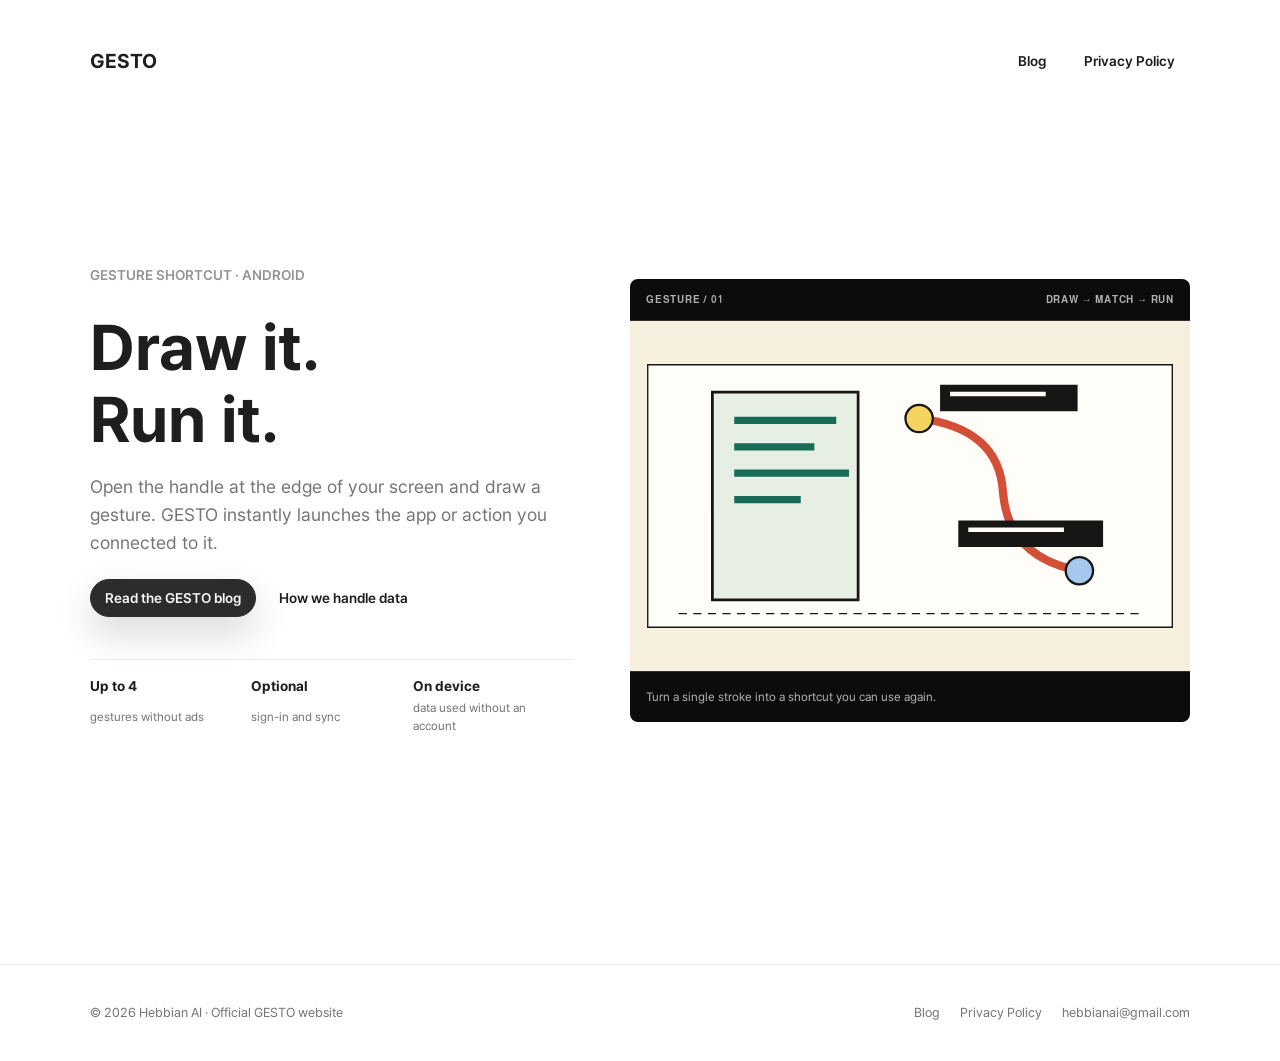
<file: index.html>
<!DOCTYPE html><html lang="en"> <head><meta charset="utf-8"><meta name="viewport" content="width=device-width, initial-scale=1"><meta name="description" content="An Android gesture shortcut that launches apps and frequent actions from the edge of your screen"><meta property="og:description" content="An Android gesture shortcut that launches apps and frequent actions from the edge of your screen"><meta property="og:site_name" content="GESTO"><meta property="og:title" content="GESTO"><meta property="og:type" content="website"><meta property="og:url" content="https://hebbianai.github.io/"><link rel="canonical" href="https://hebbianai.github.io/"><link rel="icon" href="/favicon.svg" type="image/svg+xml"><title>GESTO</title><style>.home-hero[data-astro-cid-j7pv25f6]{display:grid;grid-template-columns:minmax(0,1fr) minmax(360px,560px);gap:56px;align-items:center;min-height:calc(100vh - 180px);padding:24px 0 40px}.hero-copy[data-astro-cid-j7pv25f6]{display:grid;gap:18px;max-width:560px}.hero-copy[data-astro-cid-j7pv25f6] .sds-body[data-astro-cid-j7pv25f6]{max-width:55ch}.hero-actions[data-astro-cid-j7pv25f6]{display:flex;gap:8px;flex-wrap:wrap;margin:4px 0 10px}.product-notes[data-astro-cid-j7pv25f6]{display:grid;grid-template-columns:repeat(3,minmax(0,1fr));gap:0;margin:14px 0 0;padding:0;border-top:1px solid var(--sds-border-subtle);list-style:none}.product-notes[data-astro-cid-j7pv25f6] li[data-astro-cid-j7pv25f6]{display:grid;gap:3px;padding:16px 14px 0 0}.product-notes[data-astro-cid-j7pv25f6] strong[data-astro-cid-j7pv25f6]{font-size:14px;line-height:20px}.product-notes[data-astro-cid-j7pv25f6] span[data-astro-cid-j7pv25f6]{color:var(--sds-text-secondary);font-size:12px;line-height:18px}.hero-figure[data-astro-cid-j7pv25f6]{margin:0;overflow:hidden;border-radius:var(--radius-sm);background:#0c0c0d;color:#f5f5f5}.hero-figure-bar[data-astro-cid-j7pv25f6]{display:flex;align-items:center;justify-content:space-between;gap:12px;padding:13px 16px;border-bottom:1px solid rgba(255,255,255,.14);color:#ffffffad;font-family:Almarai,sans-serif;font-size:10px;font-weight:700;letter-spacing:.08em}.hero-figure[data-astro-cid-j7pv25f6] img[data-astro-cid-j7pv25f6]{width:100%;aspect-ratio:16 / 10;object-fit:cover}.hero-figure[data-astro-cid-j7pv25f6] figcaption[data-astro-cid-j7pv25f6]{padding:16px;border-top:1px solid rgba(255,255,255,.14);color:#ffffffad;font-size:12px;line-height:18px}@media(max-width:820px){.home-hero[data-astro-cid-j7pv25f6]{grid-template-columns:1fr;gap:32px;min-height:auto;padding-top:0}}@media(max-width:560px){.hero-actions[data-astro-cid-j7pv25f6]{align-items:flex-start;flex-direction:column}.product-notes[data-astro-cid-j7pv25f6]{grid-template-columns:1fr}.product-notes[data-astro-cid-j7pv25f6] li[data-astro-cid-j7pv25f6]{grid-template-columns:84px minmax(0,1fr);padding-top:12px}}
</style>
<link rel="stylesheet" href="/_astro/BaseLayout.LfLrby8s.css"></head> <body>  <main class="sds-page" data-astro-cid-j7pv25f6> <div class="sds-shell" data-astro-cid-j7pv25f6> <header class="sds-topbar" data-astro-cid-j7pv25f6> <a class="sds-brand" href="/" data-astro-cid-j7pv25f6> <span class="sds-brand-mark" data-astro-cid-j7pv25f6>G</span> <span data-astro-cid-j7pv25f6>GESTO</span> </a> <nav class="sds-actions" aria-label="Primary navigation" data-astro-cid-j7pv25f6> <a class="sds-secondary" href="/en/blog" data-astro-cid-j7pv25f6>Blog</a> <a class="sds-secondary" href="/privacy/" data-astro-cid-j7pv25f6>Privacy Policy</a> </nav> </header> <section class="home-hero" aria-labelledby="home-title" data-astro-cid-j7pv25f6> <div class="hero-copy" data-astro-cid-j7pv25f6> <p class="sds-kicker" data-astro-cid-j7pv25f6>GESTURE SHORTCUT · ANDROID</p> <h1 id="home-title" class="sds-title" data-astro-cid-j7pv25f6>Draw it.<br data-astro-cid-j7pv25f6>Run it.</h1> <p class="sds-body" data-astro-cid-j7pv25f6>
Open the handle at the edge of your screen and draw a gesture. GESTO instantly
            launches the app or action you connected to it.
</p> <div class="hero-actions" data-astro-cid-j7pv25f6> <a class="sds-primary" href="/en/blog" data-astro-cid-j7pv25f6>Read the GESTO blog</a> <a class="sds-secondary" href="/privacy/" data-astro-cid-j7pv25f6>How we handle data</a> </div> <ul class="product-notes" aria-label="GESTO product principles" data-astro-cid-j7pv25f6> <li data-astro-cid-j7pv25f6><strong data-astro-cid-j7pv25f6>Up to 4</strong><span data-astro-cid-j7pv25f6>gestures without ads</span></li> <li data-astro-cid-j7pv25f6><strong data-astro-cid-j7pv25f6>Optional</strong><span data-astro-cid-j7pv25f6>sign-in and sync</span></li> <li data-astro-cid-j7pv25f6><strong data-astro-cid-j7pv25f6>On device</strong><span data-astro-cid-j7pv25f6>data used without an account</span></li> </ul> </div> <figure class="hero-figure" data-astro-cid-j7pv25f6> <div class="hero-figure-bar" data-astro-cid-j7pv25f6> <span data-astro-cid-j7pv25f6>GESTURE / 01</span> <span data-astro-cid-j7pv25f6>DRAW → MATCH → RUN</span> </div> <img src="/_astro/gesture-flow.M0t8cTQ4.svg" alt="GESTO flow connecting a drawn gesture to its assigned action" loading="eager" data-astro-cid-j7pv25f6> <figcaption data-astro-cid-j7pv25f6>Turn a single stroke into a shortcut you can use again.</figcaption> </figure> </section> </div> </main>  <footer class="site-footer"> <div class="site-footer-inner"> <span>© 2026 Hebbian AI · Official GESTO website</span> <nav aria-label="Footer navigation"> <a href="/en/blog">Blog</a> <a href="/privacy/">Privacy Policy</a> <a href="mailto:hebbianai@gmail.com">hebbianai@gmail.com</a> </nav> </div> </footer></body></html>
</file>
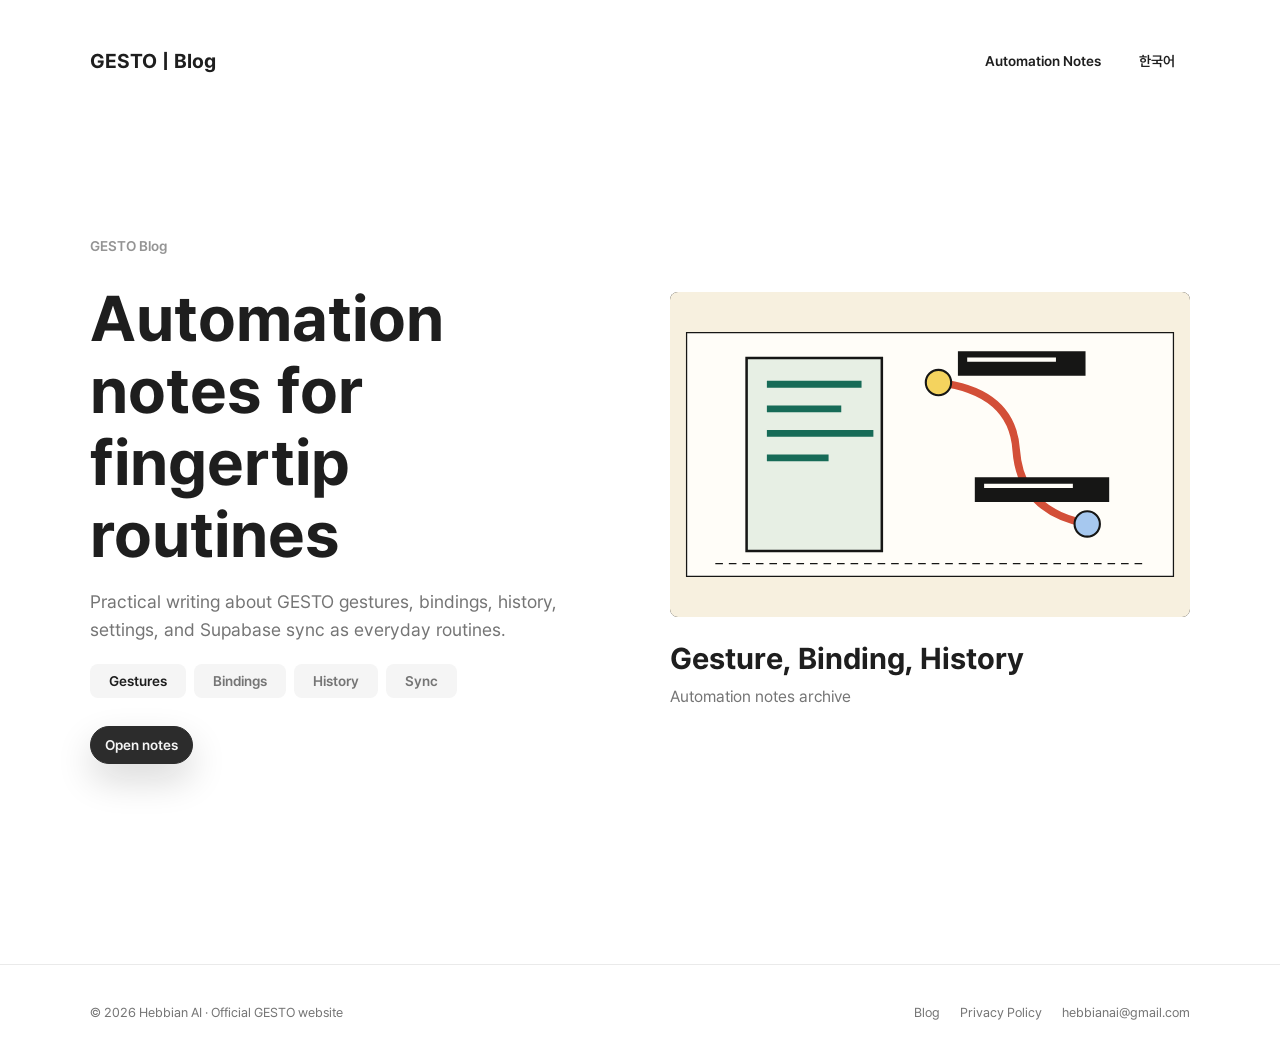
<file: en/index.html>
<!DOCTYPE html><html lang="en"> <head><meta charset="utf-8"><meta name="viewport" content="width=device-width, initial-scale=1"><meta name="description" content="Practical writing about GESTO gestures, bindings, history, settings, and Supabase sync as everyday routines."><meta property="og:description" content="Practical writing about GESTO gestures, bindings, history, settings, and Supabase sync as everyday routines."><meta property="og:site_name" content="GESTO"><meta property="og:title" content="GESTO Automation Blog | GESTO"><meta property="og:type" content="website"><meta property="og:url" content="https://hebbianai.github.io/en/"><link rel="canonical" href="https://hebbianai.github.io/en/"><link rel="icon" href="/favicon.svg" type="image/svg+xml"><title>GESTO Automation Blog | GESTO</title><link rel="stylesheet" href="/_astro/BaseLayout.LfLrby8s.css">
<style>.lang-hero[data-astro-cid-ct3bgug4]{display:grid;grid-template-columns:minmax(0,1fr) minmax(360px,520px);gap:56px;align-items:center;min-height:calc(100vh - 180px);padding:24px 0 40px}.lang-copy[data-astro-cid-ct3bgug4]{display:grid;gap:18px;max-width:600px}.lang-copy[data-astro-cid-ct3bgug4] .sds-primary[data-astro-cid-ct3bgug4]{justify-self:start}.feature-preview[data-astro-cid-ct3bgug4]{display:block;color:inherit;text-decoration:none}.feature-preview[data-astro-cid-ct3bgug4] img[data-astro-cid-ct3bgug4]{width:100%;aspect-ratio:16 / 10;border-radius:var(--radius-sm);background:#0c0c0d;object-fit:cover}.preview-title[data-astro-cid-ct3bgug4],.preview-meta[data-astro-cid-ct3bgug4]{display:block}.preview-title[data-astro-cid-ct3bgug4]{margin-top:22px;color:var(--sds-text);font-size:30px;font-weight:700;line-height:38px}.preview-meta[data-astro-cid-ct3bgug4]{margin-top:8px;color:var(--sds-text-secondary);font-size:16px;line-height:24px}@media(max-width:780px){.lang-hero[data-astro-cid-ct3bgug4]{grid-template-columns:1fr;gap:32px;min-height:auto;padding-top:0}.preview-title[data-astro-cid-ct3bgug4]{font-size:24px;line-height:32px}}
</style></head> <body>  <main class="sds-page" data-astro-cid-ct3bgug4> <div class="sds-shell" data-astro-cid-ct3bgug4> <header class="sds-topbar" data-astro-cid-ct3bgug4> <a class="sds-brand" href="/en" data-astro-cid-ct3bgug4> <span class="sds-brand-mark" data-astro-cid-ct3bgug4>G</span> <span data-astro-cid-ct3bgug4>GESTO | Blog</span> </a> <nav class="sds-actions" aria-label="Primary" data-astro-cid-ct3bgug4> <a class="sds-pill" href="/en/blog" data-astro-cid-ct3bgug4>Automation Notes</a> <a class="sds-secondary" href="/ko" data-astro-cid-ct3bgug4> 한국어 </a> </nav> </header> <section class="lang-hero" aria-labelledby="language-title" data-astro-cid-ct3bgug4> <div class="lang-copy" data-astro-cid-ct3bgug4> <p class="sds-kicker" data-astro-cid-ct3bgug4>GESTO Blog</p> <h1 id="language-title" class="sds-title" data-astro-cid-ct3bgug4>Automation notes for fingertip routines</h1> <p class="sds-body" data-astro-cid-ct3bgug4>Practical writing about GESTO gestures, bindings, history, settings, and Supabase sync as everyday routines.</p> <div class="sds-chip-row" aria-label="Features" data-astro-cid-ct3bgug4> <span class="sds-chip is-active" data-astro-cid-ct3bgug4>Gestures</span><span class="sds-chip" data-astro-cid-ct3bgug4>Bindings</span><span class="sds-chip" data-astro-cid-ct3bgug4>History</span><span class="sds-chip" data-astro-cid-ct3bgug4>Sync</span> </div> <a class="sds-primary" href="/en/blog" data-astro-cid-ct3bgug4>Open notes</a> </div> <a class="feature-preview" href="/en/blog" aria-label="Open notes" data-astro-cid-ct3bgug4> <img src="/_astro/gesture-flow.M0t8cTQ4.svg" alt="" loading="eager" data-astro-cid-ct3bgug4> <span class="preview-title" data-astro-cid-ct3bgug4> Gesture, Binding, History </span> <span class="preview-meta" data-astro-cid-ct3bgug4> Automation notes archive </span> </a> </section> </div> </main>  <footer class="site-footer"> <div class="site-footer-inner"> <span>© 2026 Hebbian AI · Official GESTO website</span> <nav aria-label="Footer navigation"> <a href="/en/blog">Blog</a> <a href="/privacy/">Privacy Policy</a> <a href="mailto:hebbianai@gmail.com">hebbianai@gmail.com</a> </nav> </div> </footer></body></html>
</file>
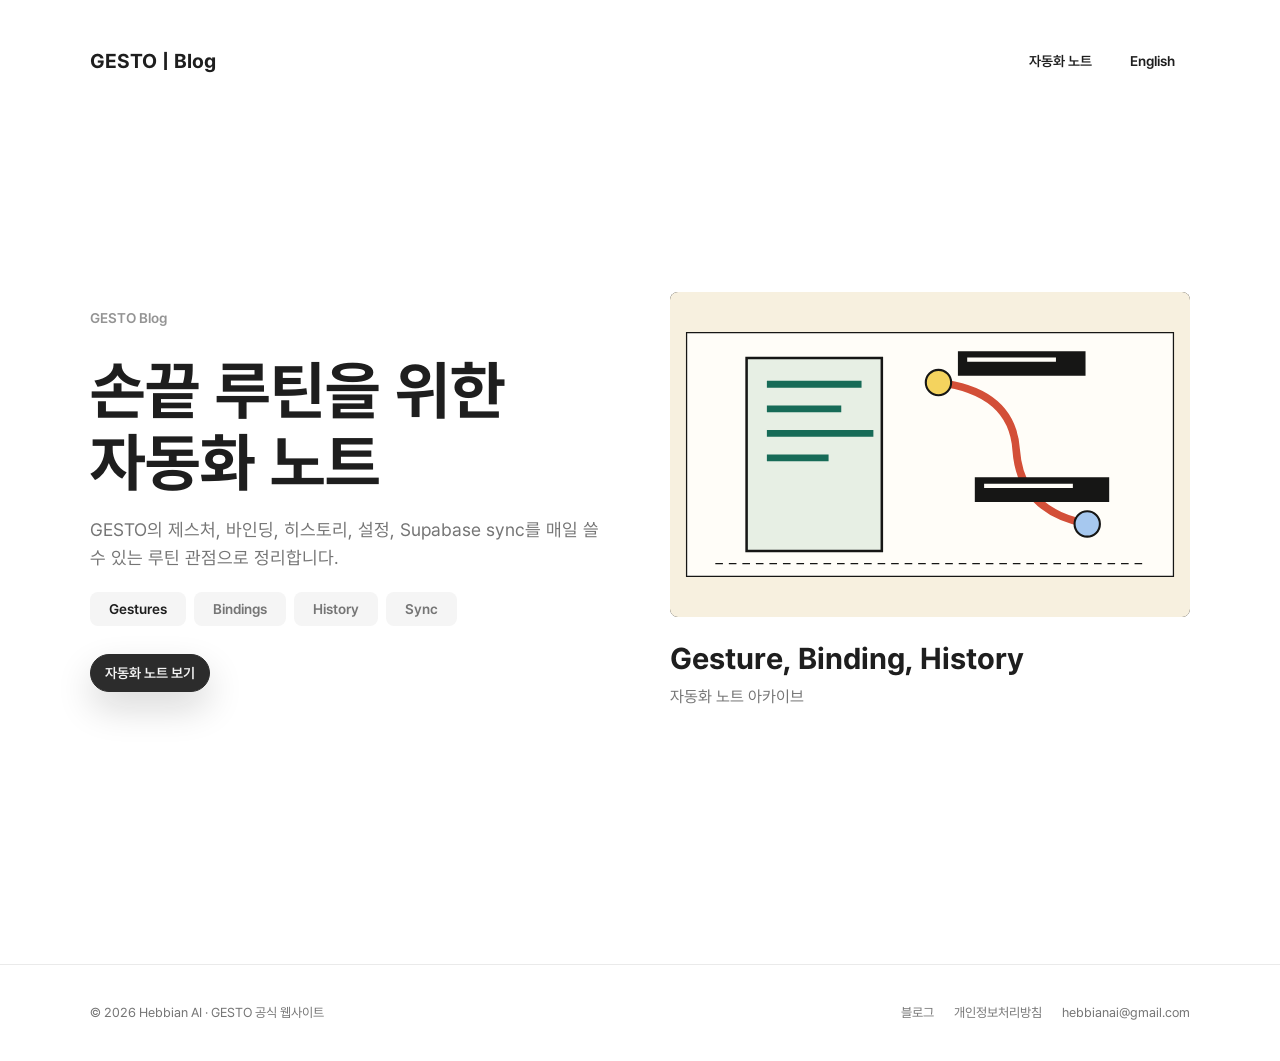
<file: ko/index.html>
<!DOCTYPE html><html lang="ko"> <head><meta charset="utf-8"><meta name="viewport" content="width=device-width, initial-scale=1"><meta name="description" content="GESTO의 제스처, 바인딩, 히스토리, 설정, Supabase sync를 매일 쓸 수 있는 루틴 관점으로 정리합니다."><meta property="og:description" content="GESTO의 제스처, 바인딩, 히스토리, 설정, Supabase sync를 매일 쓸 수 있는 루틴 관점으로 정리합니다."><meta property="og:site_name" content="GESTO"><meta property="og:title" content="GESTO 자동화 블로그 | GESTO"><meta property="og:type" content="website"><meta property="og:url" content="https://hebbianai.github.io/ko/"><link rel="canonical" href="https://hebbianai.github.io/ko/"><link rel="icon" href="/favicon.svg" type="image/svg+xml"><title>GESTO 자동화 블로그 | GESTO</title><link rel="stylesheet" href="/_astro/BaseLayout.LfLrby8s.css">
<style>.lang-hero[data-astro-cid-ct3bgug4]{display:grid;grid-template-columns:minmax(0,1fr) minmax(360px,520px);gap:56px;align-items:center;min-height:calc(100vh - 180px);padding:24px 0 40px}.lang-copy[data-astro-cid-ct3bgug4]{display:grid;gap:18px;max-width:600px}.lang-copy[data-astro-cid-ct3bgug4] .sds-primary[data-astro-cid-ct3bgug4]{justify-self:start}.feature-preview[data-astro-cid-ct3bgug4]{display:block;color:inherit;text-decoration:none}.feature-preview[data-astro-cid-ct3bgug4] img[data-astro-cid-ct3bgug4]{width:100%;aspect-ratio:16 / 10;border-radius:var(--radius-sm);background:#0c0c0d;object-fit:cover}.preview-title[data-astro-cid-ct3bgug4],.preview-meta[data-astro-cid-ct3bgug4]{display:block}.preview-title[data-astro-cid-ct3bgug4]{margin-top:22px;color:var(--sds-text);font-size:30px;font-weight:700;line-height:38px}.preview-meta[data-astro-cid-ct3bgug4]{margin-top:8px;color:var(--sds-text-secondary);font-size:16px;line-height:24px}@media(max-width:780px){.lang-hero[data-astro-cid-ct3bgug4]{grid-template-columns:1fr;gap:32px;min-height:auto;padding-top:0}.preview-title[data-astro-cid-ct3bgug4]{font-size:24px;line-height:32px}}
</style></head> <body>  <main class="sds-page" data-astro-cid-ct3bgug4> <div class="sds-shell" data-astro-cid-ct3bgug4> <header class="sds-topbar" data-astro-cid-ct3bgug4> <a class="sds-brand" href="/ko" data-astro-cid-ct3bgug4> <span class="sds-brand-mark" data-astro-cid-ct3bgug4>G</span> <span data-astro-cid-ct3bgug4>GESTO | Blog</span> </a> <nav class="sds-actions" aria-label="Primary" data-astro-cid-ct3bgug4> <a class="sds-pill" href="/ko/blog" data-astro-cid-ct3bgug4>자동화 노트</a> <a class="sds-secondary" href="/en" data-astro-cid-ct3bgug4> English </a> </nav> </header> <section class="lang-hero" aria-labelledby="language-title" data-astro-cid-ct3bgug4> <div class="lang-copy" data-astro-cid-ct3bgug4> <p class="sds-kicker" data-astro-cid-ct3bgug4>GESTO Blog</p> <h1 id="language-title" class="sds-title" data-astro-cid-ct3bgug4>손끝 루틴을 위한 자동화 노트</h1> <p class="sds-body" data-astro-cid-ct3bgug4>GESTO의 제스처, 바인딩, 히스토리, 설정, Supabase sync를 매일 쓸 수 있는 루틴 관점으로 정리합니다.</p> <div class="sds-chip-row" aria-label="Features" data-astro-cid-ct3bgug4> <span class="sds-chip is-active" data-astro-cid-ct3bgug4>Gestures</span><span class="sds-chip" data-astro-cid-ct3bgug4>Bindings</span><span class="sds-chip" data-astro-cid-ct3bgug4>History</span><span class="sds-chip" data-astro-cid-ct3bgug4>Sync</span> </div> <a class="sds-primary" href="/ko/blog" data-astro-cid-ct3bgug4>자동화 노트 보기</a> </div> <a class="feature-preview" href="/ko/blog" aria-label="자동화 노트 보기" data-astro-cid-ct3bgug4> <img src="/_astro/gesture-flow.M0t8cTQ4.svg" alt="" loading="eager" data-astro-cid-ct3bgug4> <span class="preview-title" data-astro-cid-ct3bgug4> Gesture, Binding, History </span> <span class="preview-meta" data-astro-cid-ct3bgug4> 자동화 노트 아카이브 </span> </a> </section> </div> </main>  <footer class="site-footer"> <div class="site-footer-inner"> <span>© 2026 Hebbian AI · GESTO 공식 웹사이트</span> <nav aria-label="하단 메뉴"> <a href="/ko/blog">블로그</a> <a href="/privacy/">개인정보처리방침</a> <a href="mailto:hebbianai@gmail.com">hebbianai@gmail.com</a> </nav> </div> </footer></body></html>
</file>
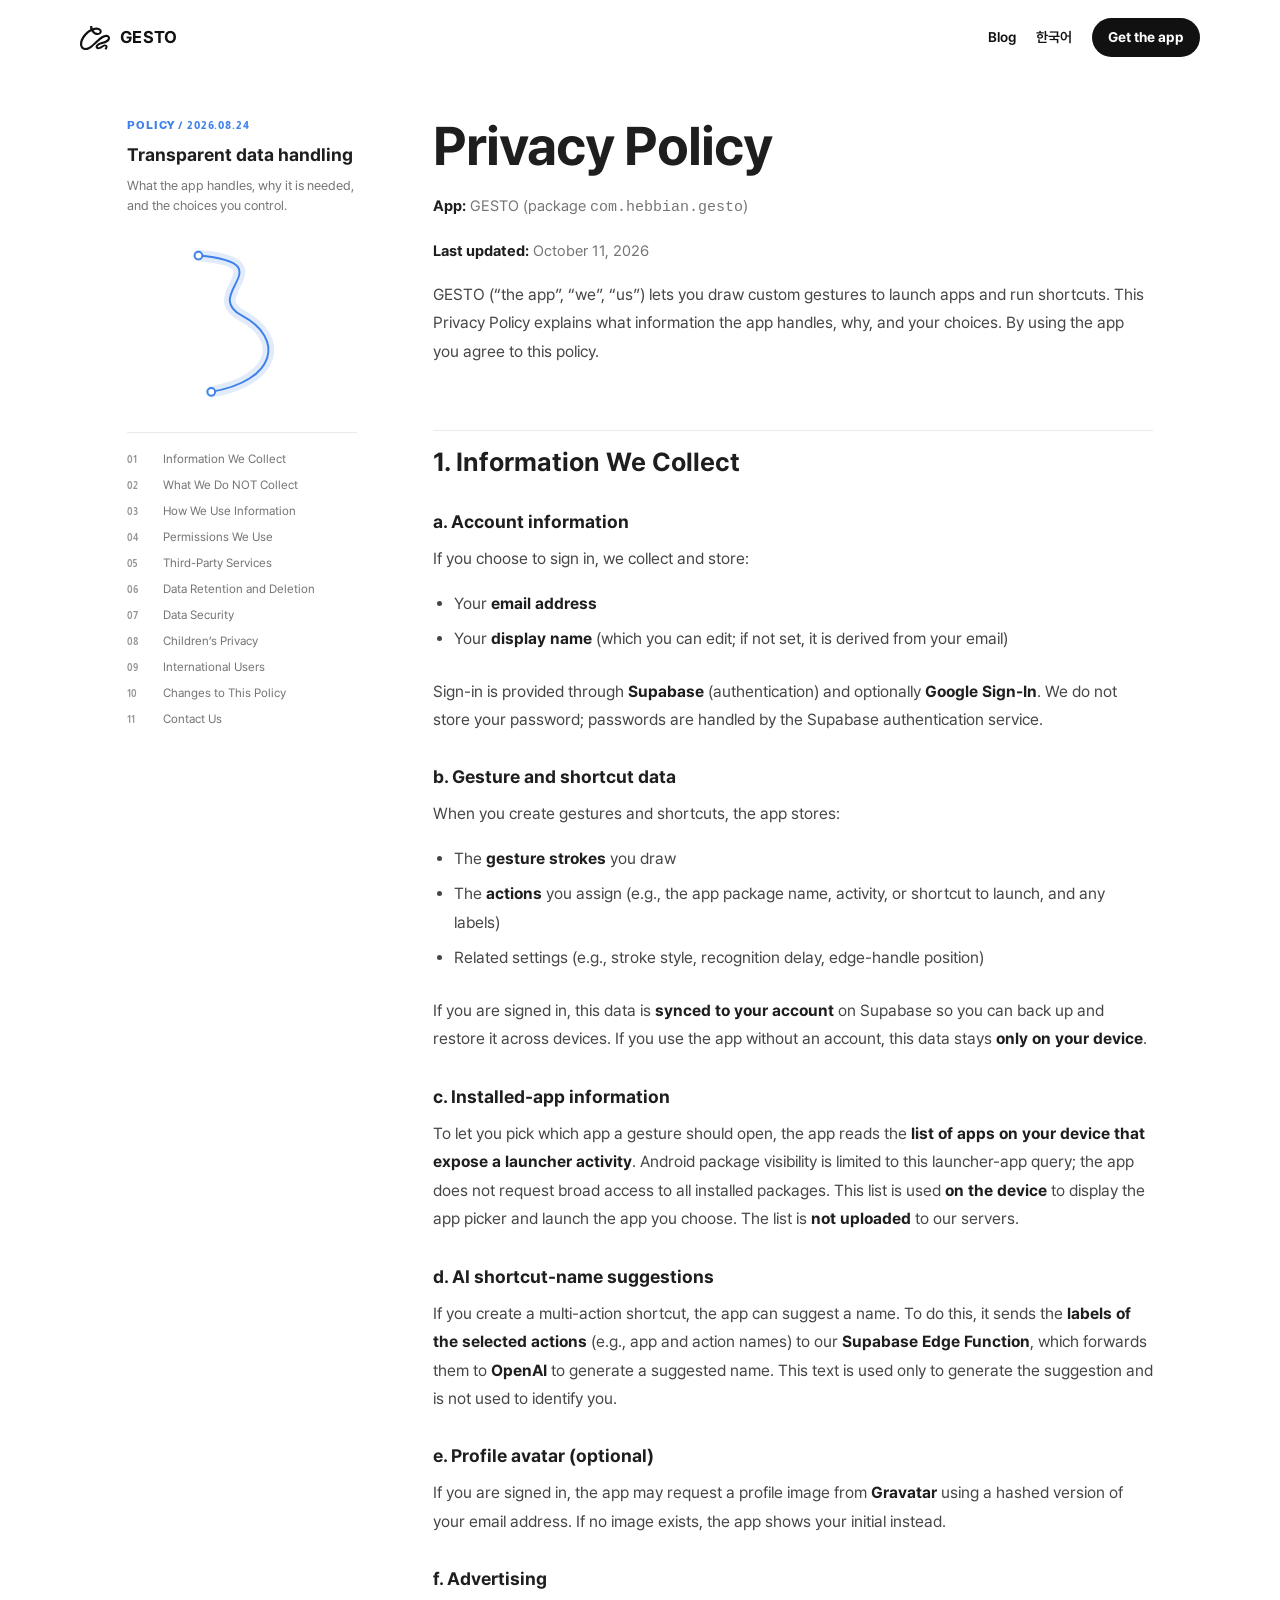
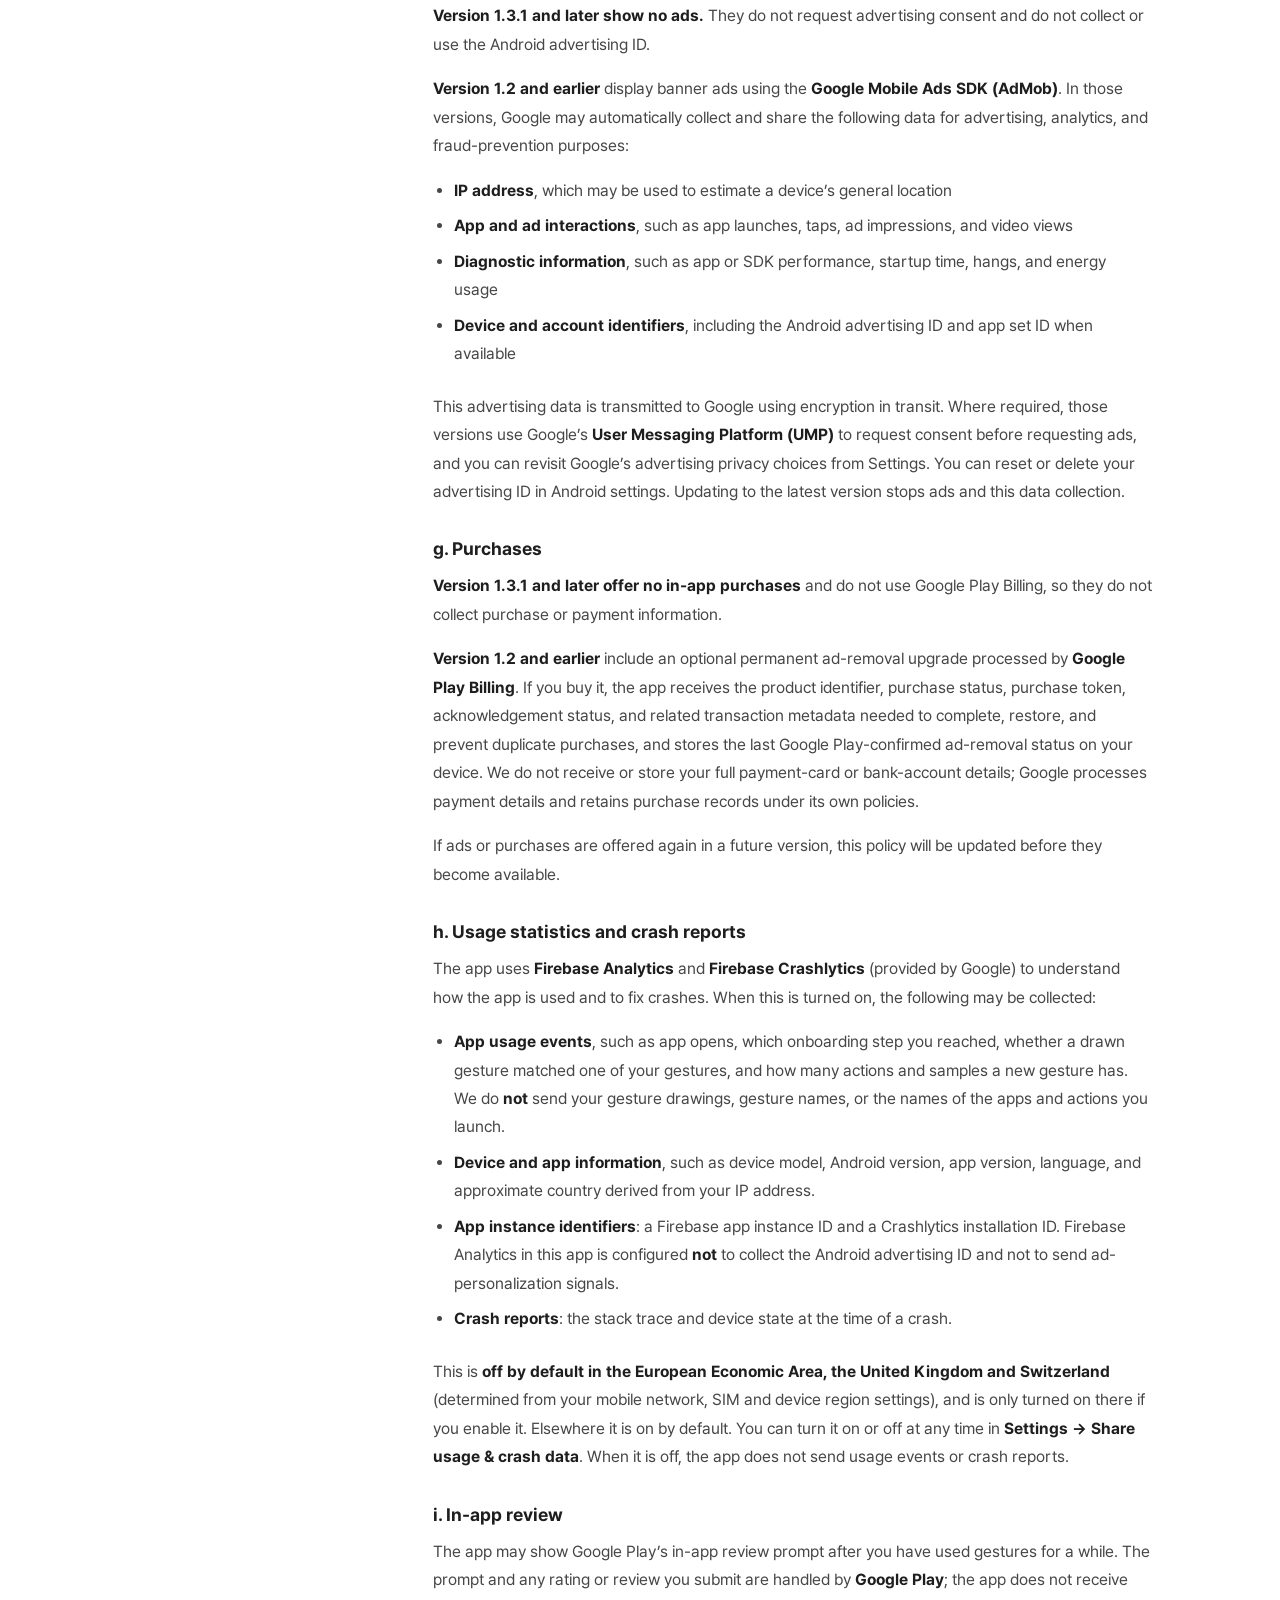
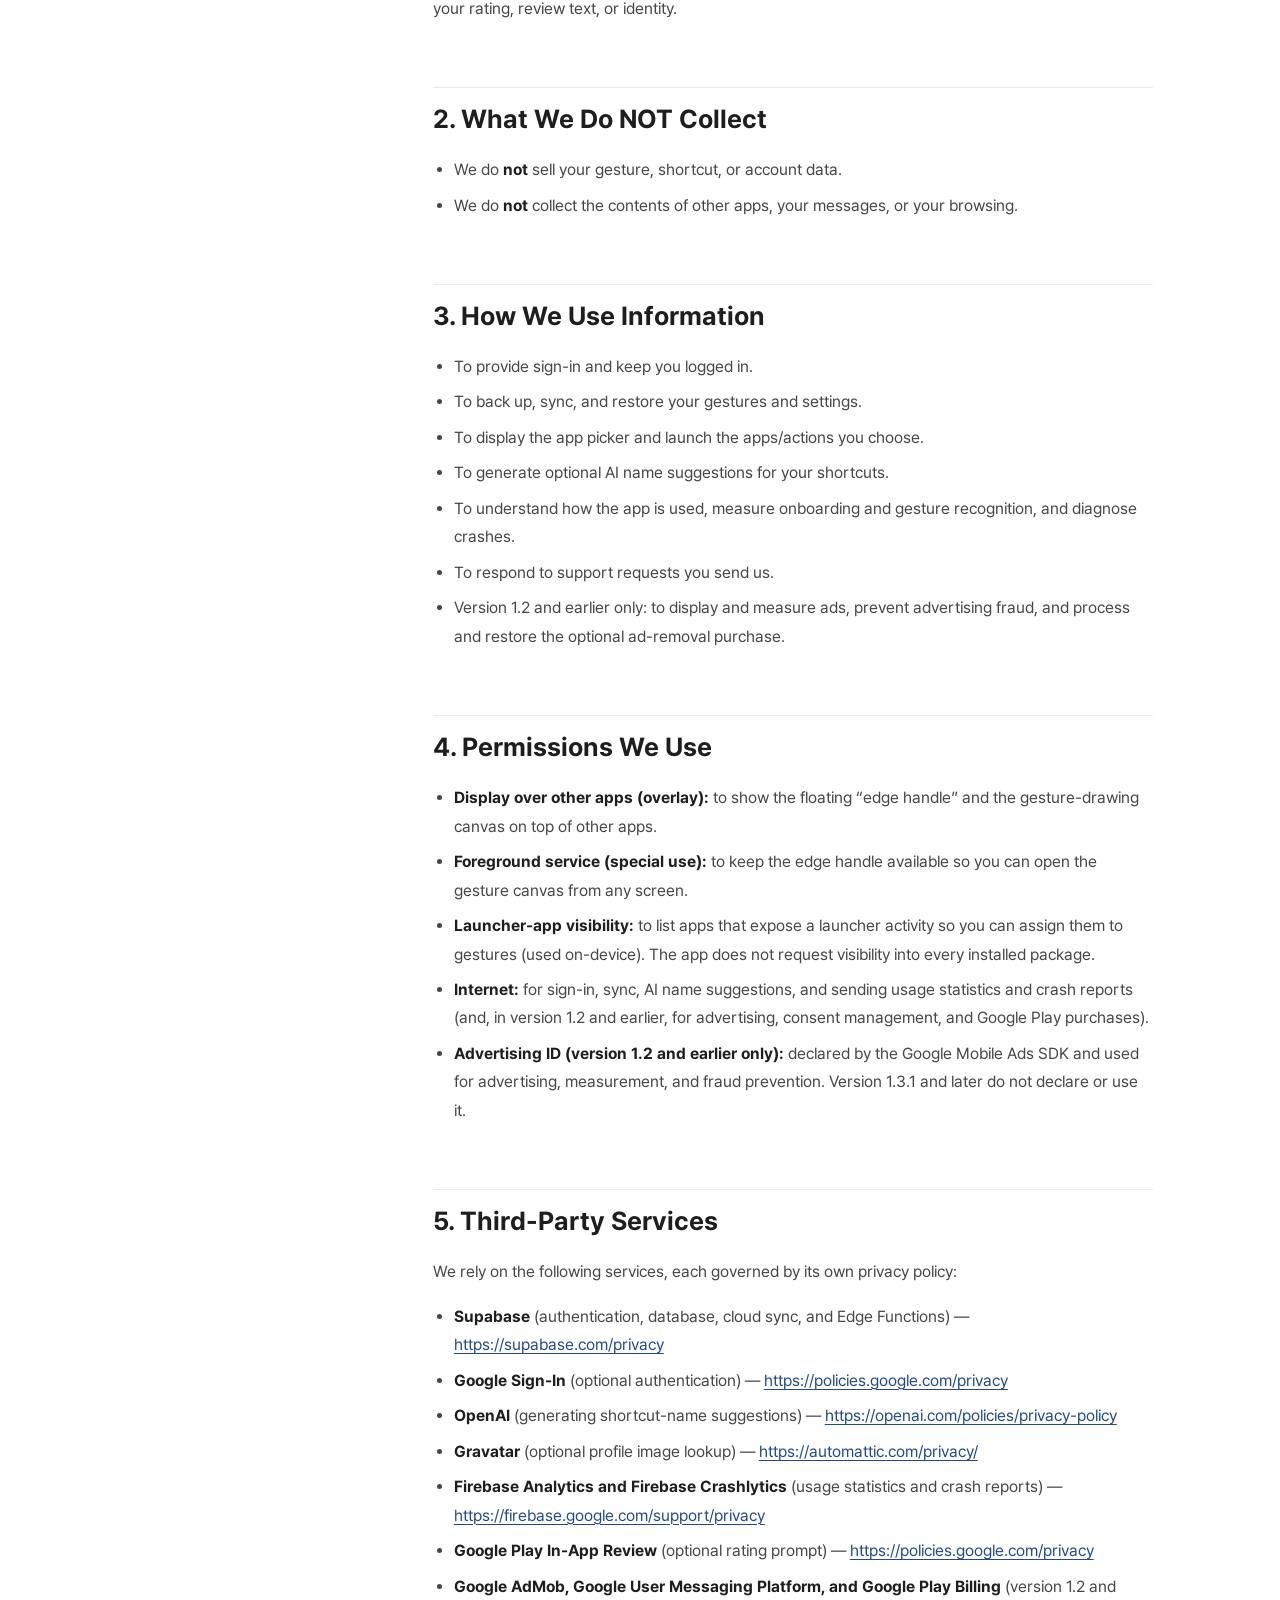
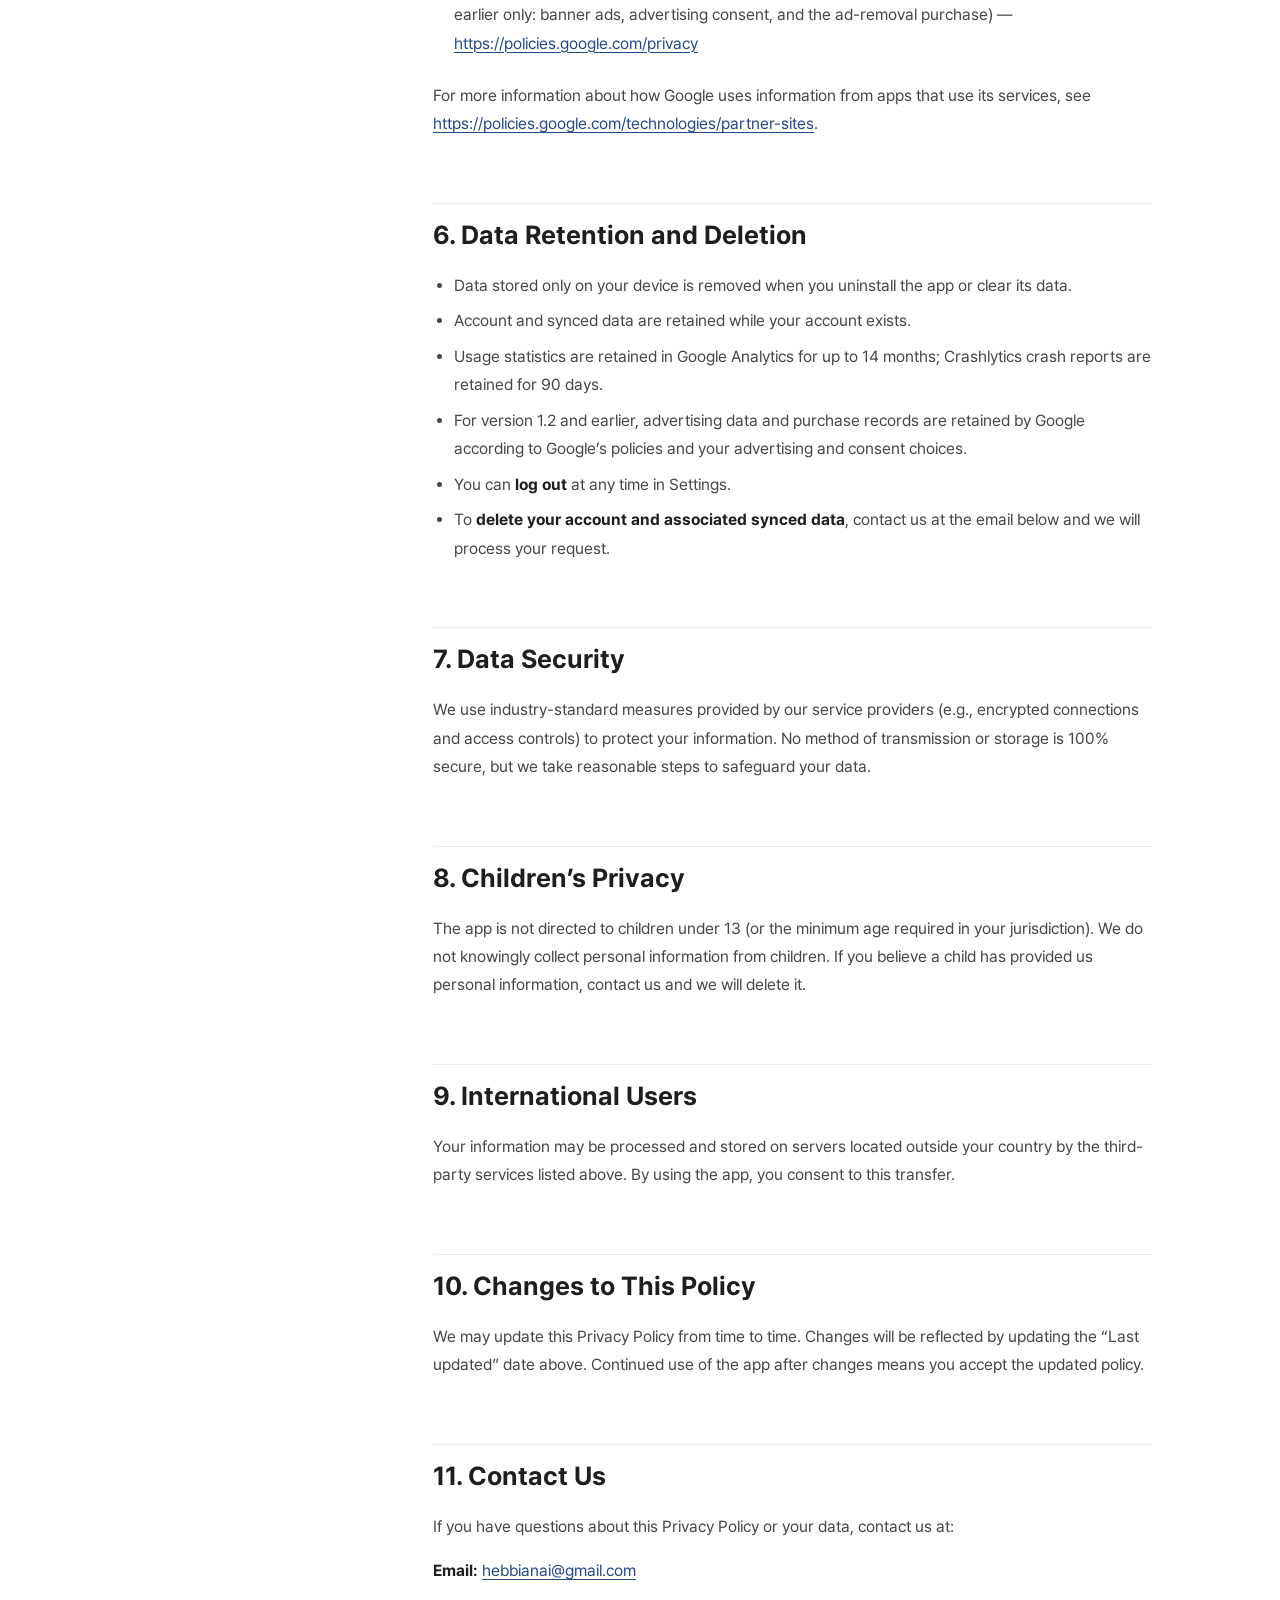
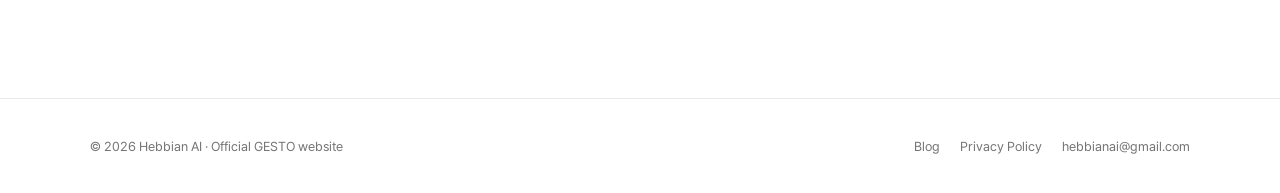
<file: privacy/index.html>
<!DOCTYPE html><html lang="en"> <head><meta charset="utf-8"><meta name="viewport" content="width=device-width, initial-scale=1"><meta name="description" content="How GESTO handles account, gesture, advertising, and purchase data"><meta property="og:description" content="How GESTO handles account, gesture, advertising, and purchase data"><meta property="og:site_name" content="GESTO"><meta property="og:title" content="Privacy Policy | GESTO"><meta property="og:type" content="website"><meta property="og:url" content="https://usegesto.com/privacy/"><link rel="canonical" href="https://usegesto.com/privacy/"><link rel="icon" href="/favicon.svg" type="image/svg+xml"><link rel="apple-touch-icon" href="/apple-touch-icon.png"><title>Privacy Policy | GESTO</title><style>.policy-shell[data-astro-cid-fb3qbcs3]{max-width:1120px}.policy-grid[data-astro-cid-fb3qbcs3]{display:grid;grid-template-columns:230px minmax(0,720px);gap:76px;align-items:start;justify-content:center}.policy-rail[data-astro-cid-fb3qbcs3]{position:sticky;top:28px;display:grid;gap:28px}.policy-meta[data-astro-cid-fb3qbcs3]{display:grid;gap:8px}.policy-meta[data-astro-cid-fb3qbcs3] p[data-astro-cid-fb3qbcs3],.policy-meta[data-astro-cid-fb3qbcs3] strong[data-astro-cid-fb3qbcs3],.policy-meta[data-astro-cid-fb3qbcs3] span[data-astro-cid-fb3qbcs3]{margin:0}.policy-meta[data-astro-cid-fb3qbcs3] p[data-astro-cid-fb3qbcs3]{color:var(--sds-blue);font-family:Almarai,sans-serif;font-size:11px;font-weight:800;letter-spacing:.08em}.policy-meta[data-astro-cid-fb3qbcs3] strong[data-astro-cid-fb3qbcs3]{font-size:18px;line-height:26px}.policy-meta[data-astro-cid-fb3qbcs3] span[data-astro-cid-fb3qbcs3]{color:var(--sds-text-secondary);font-size:13px;line-height:20px}.gesture-trace[data-astro-cid-fb3qbcs3]{width:100%;height:160px;overflow:visible}.gesture-trace[data-astro-cid-fb3qbcs3] path[data-astro-cid-fb3qbcs3]{fill:none;stroke-linecap:round;stroke-linejoin:round}.trace-shadow[data-astro-cid-fb3qbcs3]{stroke:var(--sds-blue-soft);stroke-width:18}.trace-line[data-astro-cid-fb3qbcs3]{stroke:var(--sds-blue);stroke-width:3}.gesture-trace[data-astro-cid-fb3qbcs3] circle[data-astro-cid-fb3qbcs3]{fill:var(--sds-bg);stroke:var(--sds-blue);stroke-width:3}.policy-rail[data-astro-cid-fb3qbcs3] ol[data-astro-cid-fb3qbcs3]{display:grid;gap:9px;margin:0;padding:18px 0 0;border-top:1px solid var(--sds-border-subtle);list-style:none}.policy-rail[data-astro-cid-fb3qbcs3] a[data-astro-cid-fb3qbcs3]{display:grid;grid-template-columns:28px minmax(0,1fr);gap:8px;color:var(--sds-text-secondary);font-size:12px;line-height:17px;text-decoration:none}.policy-rail[data-astro-cid-fb3qbcs3] a[data-astro-cid-fb3qbcs3]:hover{color:var(--sds-text)}.policy-rail[data-astro-cid-fb3qbcs3] a[data-astro-cid-fb3qbcs3] span[data-astro-cid-fb3qbcs3]{color:var(--sds-text-tertiary);font-family:Almarai,sans-serif;font-size:10px;font-weight:700;letter-spacing:.04em}.policy-copy[data-astro-cid-fb3qbcs3]{min-width:0}.policy-copy[data-astro-cid-fb3qbcs3] h1{max-width:12ch;margin:0 0 18px;font-size:54px;font-weight:700;letter-spacing:-.02em;line-height:1.08}.policy-copy[data-astro-cid-fb3qbcs3] h1+p,.policy-copy[data-astro-cid-fb3qbcs3] h1+p+p{color:var(--sds-text-secondary);font-size:15px}.policy-copy[data-astro-cid-fb3qbcs3] h2{margin:64px 0 20px;padding-top:14px;border-top:1px solid var(--sds-border-subtle);scroll-margin-top:24px;font-size:26px;line-height:34px}.policy-copy[data-astro-cid-fb3qbcs3] h3{margin:30px 0 10px;font-size:18px;line-height:26px}.policy-copy[data-astro-cid-fb3qbcs3] p,.policy-copy[data-astro-cid-fb3qbcs3] li{color:#464646;font-size:16px;line-height:1.78}.policy-copy[data-astro-cid-fb3qbcs3] p{margin:0 0 16px}.policy-copy[data-astro-cid-fb3qbcs3] ul{display:grid;gap:7px;margin:0 0 24px;padding-left:1.3em}.policy-copy[data-astro-cid-fb3qbcs3] a{color:var(--sds-blue-strong);overflow-wrap:anywhere}.policy-copy[data-astro-cid-fb3qbcs3] strong{color:var(--sds-text)}@media(max-width:840px){.policy-grid[data-astro-cid-fb3qbcs3]{grid-template-columns:1fr;gap:44px}.policy-rail[data-astro-cid-fb3qbcs3]{position:static;grid-template-columns:minmax(0,1fr) 150px;align-items:end;padding-bottom:28px;border-bottom:1px solid var(--sds-border-subtle)}.gesture-trace[data-astro-cid-fb3qbcs3]{height:100px}.policy-rail[data-astro-cid-fb3qbcs3] ol[data-astro-cid-fb3qbcs3]{display:none}}@media(max-width:560px){.policy-rail[data-astro-cid-fb3qbcs3]{grid-template-columns:1fr}.gesture-trace[data-astro-cid-fb3qbcs3]{display:none}.policy-copy[data-astro-cid-fb3qbcs3] h1{font-size:40px;line-height:46px}.policy-copy[data-astro-cid-fb3qbcs3] h2{margin-top:48px;font-size:22px;line-height:30px}}
</style>
<link rel="stylesheet" href="/_astro/SiteHeader.Lnybmshk.css"></head> <body>  <header class="site-header" data-testid="site-header" data-astro-cid-ctg3m53h> <a class="site-header-brand" href="/" data-astro-cid-ctg3m53h> <svg class="site-header-logo" viewBox="0 0 110 88" fill="currentColor" xmlns="http://www.w3.org/2000/svg" role="presentation" aria-hidden="true"> <path d="M96.8853 87.5004L89.836 83.6459C89.836 83.6459 92.3344 80.3907 93.2993 77.9446C93.8322 76.5938 93.9215 75.3704 93.2056 74.7354C92.6487 74.2416 91.4921 74.1033 90.403 74.5387C87.7834 75.5859 83.4996 78.9263 80.2127 80.7614C73.9714 84.2379 63.6751 87.5805 59.0631 81.4896C55.1235 76.1285 57.4977 70.05 63.4449 65.602C73.3746 57.6731 89.828 58.9205 99.5188 49.6C105.067 43.9337 101.838 38.8259 94.2352 40.5096C82.03 43.2834 69.0669 56.2283 59.0682 64.7376C46.4884 75.3915 34.1511 90.2407 17.1626 87.7159C12.4933 87.0219 8.66765 85.2422 5.83817 82.298C2.96586 79.3093 1.10277 75.2502 0.357102 70.4316C-3.03145 48.3263 18.3149 20.8643 38.1212 11.4681C37.3066 8.67459 36.7453 5.64227 36.4498 2.43227L36.301 0.812697L45.0668 0L45.2163 1.61957C45.432 3.95061 45.8124 6.14766 46.3497 8.17503C51.9259 6.40545 56.2961 5.44274 61.5535 5.64373C73.546 6.33481 81.9371 13.9921 79.2543 23.2434C76.1598 33.9148 64.1311 34.7443 55.7537 31.8357C52.3303 30.5715 46.1 27.3302 41.5737 19.6009C26.6799 26.8904 15.7606 41.6653 10.8255 53.5899C6.59836 63.6642 7.00859 72.1589 11.3367 76.8101C14.9808 80.7272 21.4028 82.0008 30.173 78.3692C39.8493 73.8673 46.8565 65.342 54.6203 58.3329C57.9486 55.2139 60.9582 52.3294 64.5733 49.166C74.3134 41.1497 87.7021 29.5717 101.165 33.1159C104.574 34.1122 107.804 36.7971 109.195 40.4848C113.209 51.915 101.38 60.2131 92.1238 63.6474C83.7791 67.065 73.8161 67.0759 66.5823 72.9876C64.4738 74.5198 63.9488 77.7509 67.2103 77.9337C70.1436 77.9934 74.4005 75.6799 77.1683 74.1054C81.2103 71.8887 85.0309 69.0603 89.576 68.0743C94.506 66.7118 99.8339 69.3385 100.872 74.4455C102.075 80.3638 96.8832 87.5004 96.8832 87.5004M49.9075 16.2962C53.0491 21.0944 56.9568 23.3796 58.8243 24.2455C73.188 30.4929 78.5442 14.8062 62.7813 13.5726C57.314 13.4037 51.7923 15.2009 49.9082 16.2962H49.9075Z"></path> </svg> <span data-astro-cid-ctg3m53h>GESTO</span> </a> <nav class="site-header-nav" aria-label="Primary" data-astro-cid-ctg3m53h> <a class="site-header-link is-blog" href="/en/blog" data-astro-cid-ctg3m53h>Blog</a> <a class="site-header-link" href="/ko/" hreflang="ko" lang="ko" data-astro-cid-ctg3m53h>한국어</a> <a class="site-header-get" href="https://play.google.com/store/apps/details?id=com.hebbian.gesto" data-testid="get-app" data-astro-cid-ctg3m53h>Get the app</a> </nav> </header> <main class="sds-page" data-astro-cid-fb3qbcs3> <div class="sds-shell policy-shell" data-astro-cid-fb3qbcs3> <div class="policy-grid" data-astro-cid-fb3qbcs3> <aside class="policy-rail" aria-label="Privacy policy sections" data-astro-cid-fb3qbcs3> <div class="policy-meta" data-astro-cid-fb3qbcs3> <p data-astro-cid-fb3qbcs3>POLICY / 2026.08.24</p> <strong data-astro-cid-fb3qbcs3>Transparent data handling</strong> <span data-astro-cid-fb3qbcs3>What the app handles, why it is needed, and the choices you control.</span> </div> <svg class="gesture-trace" viewBox="0 0 180 250" aria-hidden="true" data-astro-cid-fb3qbcs3> <path class="trace-shadow" d="M22 18 C158 30 25 78 90 112 C156 147 145 213 42 231" data-astro-cid-fb3qbcs3></path> <path class="trace-line" d="M22 18 C158 30 25 78 90 112 C156 147 145 213 42 231" data-astro-cid-fb3qbcs3></path> <circle cx="22" cy="18" r="6" data-astro-cid-fb3qbcs3></circle> <circle cx="42" cy="231" r="6" data-astro-cid-fb3qbcs3></circle> </svg> <ol data-astro-cid-fb3qbcs3> <li data-astro-cid-fb3qbcs3> <a href="#1-information-we-collect" data-astro-cid-fb3qbcs3> <span data-astro-cid-fb3qbcs3>01</span> Information We Collect </a> </li><li data-astro-cid-fb3qbcs3> <a href="#2-what-we-do-not-collect" data-astro-cid-fb3qbcs3> <span data-astro-cid-fb3qbcs3>02</span> What We Do NOT Collect </a> </li><li data-astro-cid-fb3qbcs3> <a href="#3-how-we-use-information" data-astro-cid-fb3qbcs3> <span data-astro-cid-fb3qbcs3>03</span> How We Use Information </a> </li><li data-astro-cid-fb3qbcs3> <a href="#4-permissions-we-use" data-astro-cid-fb3qbcs3> <span data-astro-cid-fb3qbcs3>04</span> Permissions We Use </a> </li><li data-astro-cid-fb3qbcs3> <a href="#5-third-party-services" data-astro-cid-fb3qbcs3> <span data-astro-cid-fb3qbcs3>05</span> Third-Party Services </a> </li><li data-astro-cid-fb3qbcs3> <a href="#6-data-retention-and-deletion" data-astro-cid-fb3qbcs3> <span data-astro-cid-fb3qbcs3>06</span> Data Retention and Deletion </a> </li><li data-astro-cid-fb3qbcs3> <a href="#7-data-security" data-astro-cid-fb3qbcs3> <span data-astro-cid-fb3qbcs3>07</span> Data Security </a> </li><li data-astro-cid-fb3qbcs3> <a href="#8-childrens-privacy" data-astro-cid-fb3qbcs3> <span data-astro-cid-fb3qbcs3>08</span> Children’s Privacy </a> </li><li data-astro-cid-fb3qbcs3> <a href="#9-international-users" data-astro-cid-fb3qbcs3> <span data-astro-cid-fb3qbcs3>09</span> International Users </a> </li><li data-astro-cid-fb3qbcs3> <a href="#10-changes-to-this-policy" data-astro-cid-fb3qbcs3> <span data-astro-cid-fb3qbcs3>10</span> Changes to This Policy </a> </li><li data-astro-cid-fb3qbcs3> <a href="#11-contact-us" data-astro-cid-fb3qbcs3> <span data-astro-cid-fb3qbcs3>11</span> Contact Us </a> </li> </ol> </aside> <article class="policy-copy" data-astro-cid-fb3qbcs3><h1 id="privacy-policy">Privacy Policy</h1>
<p><strong>App:</strong> GESTO (package <code>com.hebbian.gesto</code>)</p>
<p><strong>Last updated:</strong> October 11, 2026</p>
<p>GESTO (“the app”, “we”, “us”) lets you draw custom gestures to launch apps and run shortcuts. This Privacy Policy explains what information the app handles, why, and your choices. By using the app you agree to this policy.</p>
<h2 id="1-information-we-collect">1. Information We Collect</h2>
<h3 id="a-account-information">a. Account information</h3>
<p>If you choose to sign in, we collect and store:</p>
<ul>
<li>Your <strong>email address</strong></li>
<li>Your <strong>display name</strong> (which you can edit; if not set, it is derived from your email)</li>
</ul>
<p>Sign-in is provided through <strong>Supabase</strong> (authentication) and optionally <strong>Google Sign-In</strong>. We do not store your password; passwords are handled by the Supabase authentication service.</p>
<h3 id="b-gesture-and-shortcut-data">b. Gesture and shortcut data</h3>
<p>When you create gestures and shortcuts, the app stores:</p>
<ul>
<li>The <strong>gesture strokes</strong> you draw</li>
<li>The <strong>actions</strong> you assign (e.g., the app package name, activity, or shortcut to launch, and any labels)</li>
<li>Related settings (e.g., stroke style, recognition delay, edge-handle position)</li>
</ul>
<p>If you are signed in, this data is <strong>synced to your account</strong> on Supabase so you can back up and restore it across devices. If you use the app without an account, this data stays <strong>only on your device</strong>.</p>
<h3 id="c-installed-app-information">c. Installed-app information</h3>
<p>To let you pick which app a gesture should open, the app reads the <strong>list of apps on your device that expose a launcher activity</strong>. Android package visibility is limited to this launcher-app query; the app does not request broad access to all installed packages. This list is used <strong>on the device</strong> to display the app picker and launch the app you choose. The list is <strong>not uploaded</strong> to our servers.</p>
<h3 id="d-ai-shortcut-name-suggestions">d. AI shortcut-name suggestions</h3>
<p>If you create a multi-action shortcut, the app can suggest a name. To do this, it sends the <strong>labels of the selected actions</strong> (e.g., app and action names) to our <strong>Supabase Edge Function</strong>, which forwards them to <strong>OpenAI</strong> to generate a suggested name. This text is used only to generate the suggestion and is not used to identify you.</p>
<h3 id="e-profile-avatar-optional">e. Profile avatar (optional)</h3>
<p>If you are signed in, the app may request a profile image from <strong>Gravatar</strong> using a hashed version of your email address. If no image exists, the app shows your initial instead.</p>
<h3 id="f-advertising">f. Advertising</h3>
<p><strong>Version 1.3.1 and later show no ads.</strong> They do not request advertising consent and do not collect or use the Android advertising ID.</p>
<p><strong>Version 1.2 and earlier</strong> display banner ads using the <strong>Google Mobile Ads SDK (AdMob)</strong>. In those versions, Google may automatically collect and share the following data for advertising, analytics, and fraud-prevention purposes:</p>
<ul>
<li><strong>IP address</strong>, which may be used to estimate a device’s general location</li>
<li><strong>App and ad interactions</strong>, such as app launches, taps, ad impressions, and video views</li>
<li><strong>Diagnostic information</strong>, such as app or SDK performance, startup time, hangs, and energy usage</li>
<li><strong>Device and account identifiers</strong>, including the Android advertising ID and app set ID when available</li>
</ul>
<p>This advertising data is transmitted to Google using encryption in transit. Where required, those versions use Google’s <strong>User Messaging Platform (UMP)</strong> to request consent before requesting ads, and you can revisit Google’s advertising privacy choices from Settings. You can reset or delete your advertising ID in Android settings. Updating to the latest version stops ads and this data collection.</p>
<h3 id="g-purchases">g. Purchases</h3>
<p><strong>Version 1.3.1 and later offer no in-app purchases</strong> and do not use Google Play Billing, so they do not collect purchase or payment information.</p>
<p><strong>Version 1.2 and earlier</strong> include an optional permanent ad-removal upgrade processed by <strong>Google Play Billing</strong>. If you buy it, the app receives the product identifier, purchase status, purchase token, acknowledgement status, and related transaction metadata needed to complete, restore, and prevent duplicate purchases, and stores the last Google Play-confirmed ad-removal status on your device. We do not receive or store your full payment-card or bank-account details; Google processes payment details and retains purchase records under its own policies.</p>
<p>If ads or purchases are offered again in a future version, this policy will be updated before they become available.</p>
<h3 id="h-usage-statistics-and-crash-reports">h. Usage statistics and crash reports</h3>
<p>The app uses <strong>Firebase Analytics</strong> and <strong>Firebase Crashlytics</strong> (provided by Google) to understand how the app is used and to fix crashes. When this is turned on, the following may be collected:</p>
<ul>
<li><strong>App usage events</strong>, such as app opens, which onboarding step you reached, whether a drawn gesture matched one of your gestures, and how many actions and samples a new gesture has. We do <strong>not</strong> send your gesture drawings, gesture names, or the names of the apps and actions you launch.</li>
<li><strong>Device and app information</strong>, such as device model, Android version, app version, language, and approximate country derived from your IP address.</li>
<li><strong>App instance identifiers</strong>: a Firebase app instance ID and a Crashlytics installation ID. Firebase Analytics in this app is configured <strong>not</strong> to collect the Android advertising ID and not to send ad-personalization signals.</li>
<li><strong>Crash reports</strong>: the stack trace and device state at the time of a crash.</li>
</ul>
<p>This is <strong>off by default in the European Economic Area, the United Kingdom and Switzerland</strong> (determined from your mobile network, SIM and device region settings), and is only turned on there if you enable it. Elsewhere it is on by default. You can turn it on or off at any time in <strong>Settings → Share usage &#x26; crash data</strong>. When it is off, the app does not send usage events or crash reports.</p>
<h3 id="i-in-app-review">i. In-app review</h3>
<p>The app may show Google Play’s in-app review prompt after you have used gestures for a while. The prompt and any rating or review you submit are handled by <strong>Google Play</strong>; the app does not receive your rating, review text, or identity.</p>
<h2 id="2-what-we-do-not-collect">2. What We Do NOT Collect</h2>
<ul>
<li>We do <strong>not</strong> sell your gesture, shortcut, or account data.</li>
<li>We do <strong>not</strong> collect the contents of other apps, your messages, or your browsing.</li>
</ul>
<h2 id="3-how-we-use-information">3. How We Use Information</h2>
<ul>
<li>To provide sign-in and keep you logged in.</li>
<li>To back up, sync, and restore your gestures and settings.</li>
<li>To display the app picker and launch the apps/actions you choose.</li>
<li>To generate optional AI name suggestions for your shortcuts.</li>
<li>To understand how the app is used, measure onboarding and gesture recognition, and diagnose crashes.</li>
<li>To respond to support requests you send us.</li>
<li>Version 1.2 and earlier only: to display and measure ads, prevent advertising fraud, and process and restore the optional ad-removal purchase.</li>
</ul>
<h2 id="4-permissions-we-use">4. Permissions We Use</h2>
<ul>
<li><strong>Display over other apps (overlay):</strong> to show the floating “edge handle” and the gesture-drawing canvas on top of other apps.</li>
<li><strong>Foreground service (special use):</strong> to keep the edge handle available so you can open the gesture canvas from any screen.</li>
<li><strong>Launcher-app visibility:</strong> to list apps that expose a launcher activity so you can assign them to gestures (used on-device). The app does not request visibility into every installed package.</li>
<li><strong>Internet:</strong> for sign-in, sync, AI name suggestions, and sending usage statistics and crash reports (and, in version 1.2 and earlier, for advertising, consent management, and Google Play purchases).</li>
<li><strong>Advertising ID (version 1.2 and earlier only):</strong> declared by the Google Mobile Ads SDK and used for advertising, measurement, and fraud prevention. Version 1.3.1 and later do not declare or use it.</li>
</ul>
<h2 id="5-third-party-services">5. Third-Party Services</h2>
<p>We rely on the following services, each governed by its own privacy policy:</p>
<ul>
<li><strong>Supabase</strong> (authentication, database, cloud sync, and Edge Functions) — <a href="https://supabase.com/privacy">https://supabase.com/privacy</a></li>
<li><strong>Google Sign-In</strong> (optional authentication) — <a href="https://policies.google.com/privacy">https://policies.google.com/privacy</a></li>
<li><strong>OpenAI</strong> (generating shortcut-name suggestions) — <a href="https://openai.com/policies/privacy-policy">https://openai.com/policies/privacy-policy</a></li>
<li><strong>Gravatar</strong> (optional profile image lookup) — <a href="https://automattic.com/privacy/">https://automattic.com/privacy/</a></li>
<li><strong>Firebase Analytics and Firebase Crashlytics</strong> (usage statistics and crash reports) — <a href="https://firebase.google.com/support/privacy">https://firebase.google.com/support/privacy</a></li>
<li><strong>Google Play In-App Review</strong> (optional rating prompt) — <a href="https://policies.google.com/privacy">https://policies.google.com/privacy</a></li>
<li><strong>Google AdMob, Google User Messaging Platform, and Google Play Billing</strong> (version 1.2 and earlier only: banner ads, advertising consent, and the ad-removal purchase) — <a href="https://policies.google.com/privacy">https://policies.google.com/privacy</a></li>
</ul>
<p>For more information about how Google uses information from apps that use its services, see <a href="https://policies.google.com/technologies/partner-sites">https://policies.google.com/technologies/partner-sites</a>.</p>
<h2 id="6-data-retention-and-deletion">6. Data Retention and Deletion</h2>
<ul>
<li>Data stored only on your device is removed when you uninstall the app or clear its data.</li>
<li>Account and synced data are retained while your account exists.</li>
<li>Usage statistics are retained in Google Analytics for up to 14 months; Crashlytics crash reports are retained for 90 days.</li>
<li>For version 1.2 and earlier, advertising data and purchase records are retained by Google according to Google’s policies and your advertising and consent choices.</li>
<li>You can <strong>log out</strong> at any time in Settings.</li>
<li>To <strong>delete your account and associated synced data</strong>, contact us at the email below and we will process your request.</li>
</ul>
<h2 id="7-data-security">7. Data Security</h2>
<p>We use industry-standard measures provided by our service providers (e.g., encrypted connections and access controls) to protect your information. No method of transmission or storage is 100% secure, but we take reasonable steps to safeguard your data.</p>
<h2 id="8-childrens-privacy">8. Children’s Privacy</h2>
<p>The app is not directed to children under 13 (or the minimum age required in your jurisdiction). We do not knowingly collect personal information from children. If you believe a child has provided us personal information, contact us and we will delete it.</p>
<h2 id="9-international-users">9. International Users</h2>
<p>Your information may be processed and stored on servers located outside your country by the third-party services listed above. By using the app, you consent to this transfer.</p>
<h2 id="10-changes-to-this-policy">10. Changes to This Policy</h2>
<p>We may update this Privacy Policy from time to time. Changes will be reflected by updating the “Last updated” date above. Continued use of the app after changes means you accept the updated policy.</p>
<h2 id="11-contact-us">11. Contact Us</h2>
<p>If you have questions about this Privacy Policy or your data, contact us at:</p>
<p><strong>Email:</strong> <a href="mailto:hebbianai@gmail.com">hebbianai@gmail.com</a></p></article> </div> </div> </main>  <footer class="site-footer" data-testid="site-footer"> <div class="site-footer-inner"> <span>© 2026 Hebbian AI · Official GESTO website</span> <nav aria-label="Footer"> <a href="/en/blog">Blog</a> <a href="/privacy/">Privacy Policy</a> <a href="mailto:hebbianai@gmail.com">hebbianai@gmail.com</a> </nav> </div> </footer></body></html>
</file>
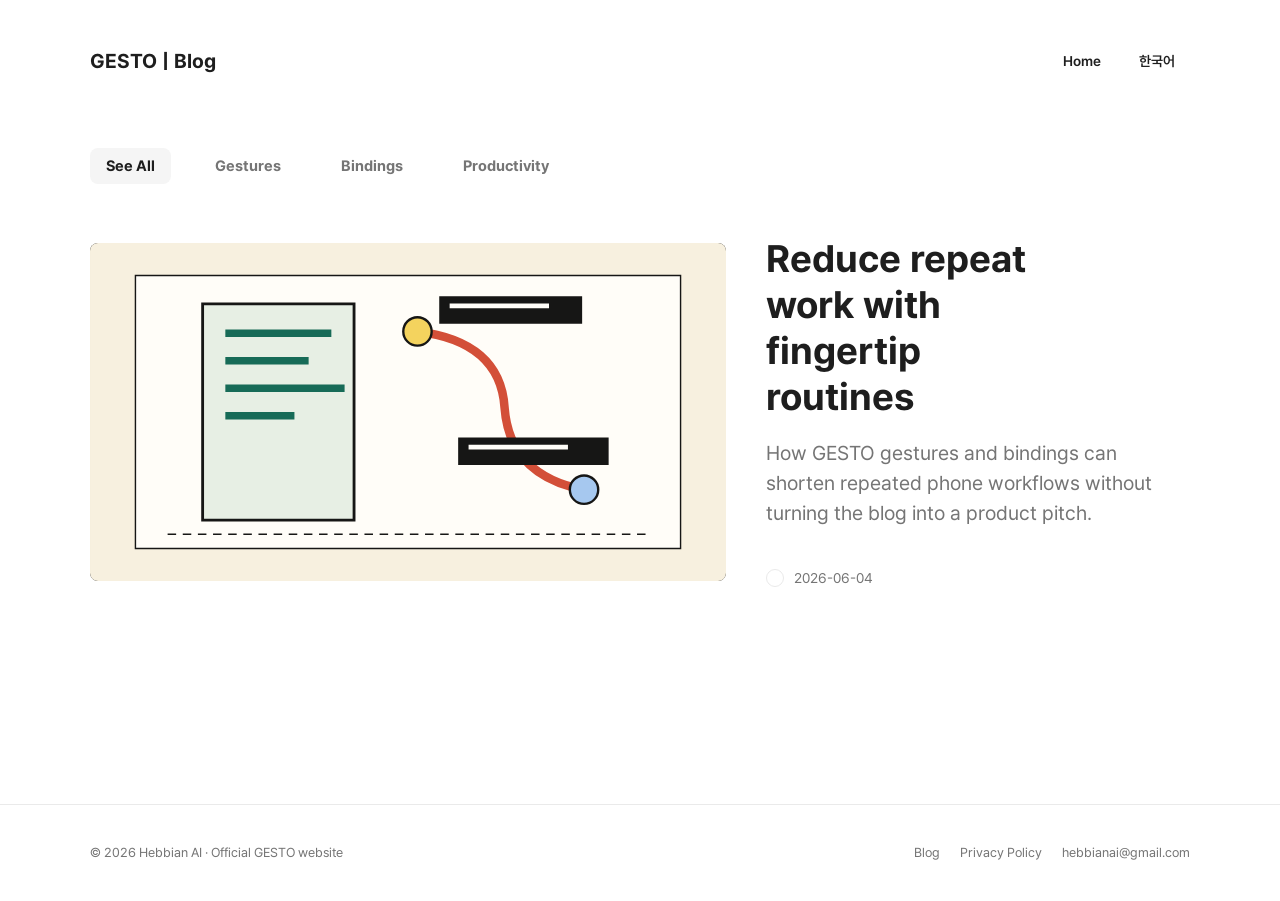
<file: en/blog/index.html>
<!DOCTYPE html><html lang="en"> <head><meta charset="utf-8"><meta name="viewport" content="width=device-width, initial-scale=1"><meta name="description" content="Notes about gestures, bindings, history, and settings that shorten repeated work."><meta property="og:description" content="Notes about gestures, bindings, history, and settings that shorten repeated work."><meta property="og:site_name" content="GESTO"><meta property="og:title" content="Automation Notes | GESTO"><meta property="og:type" content="website"><meta property="og:url" content="https://hebbianai.github.io/en/blog/"><link rel="canonical" href="https://hebbianai.github.io/en/blog/"><link rel="icon" href="/favicon.svg" type="image/svg+xml"><title>Automation Notes | GESTO</title><link rel="stylesheet" href="/_astro/BaseLayout.LfLrby8s.css">
<style>.category-tabs[data-astro-cid-hrno2mm7]{display:flex;align-items:center;gap:28px;margin:0 0 48px;overflow-x:auto;padding-bottom:4px;scrollbar-width:none}.category-tabs[data-astro-cid-hrno2mm7]::-webkit-scrollbar{display:none}.category-tab[data-astro-cid-hrno2mm7]{flex:0 0 auto;border:0;border-radius:var(--radius-sm);background:transparent;color:var(--sds-text-secondary);cursor:pointer;padding:8px 16px;font-family:inherit;font-size:15px;font-weight:700;line-height:20px}.category-tab[data-astro-cid-hrno2mm7].is-active{background:var(--sds-surface-secondary);color:var(--sds-text)}.post-list[data-astro-cid-hrno2mm7]{display:grid;gap:48px}.featured-post[data-astro-cid-hrno2mm7]{display:grid;grid-template-columns:minmax(0,1.08fr) minmax(300px,.72fr);gap:40px;align-items:center;color:inherit;text-decoration:none}.featured-post[data-astro-cid-hrno2mm7] img[data-astro-cid-hrno2mm7],.post-card[data-astro-cid-hrno2mm7] img[data-astro-cid-hrno2mm7]{width:100%;border-radius:var(--radius-sm);background:#0c0c0d;object-fit:cover}.featured-post[data-astro-cid-hrno2mm7] img[data-astro-cid-hrno2mm7]{aspect-ratio:16 / 8.5}.featured-copy[data-astro-cid-hrno2mm7]{display:grid;gap:18px;align-content:center}.featured-title[data-astro-cid-hrno2mm7],.featured-description[data-astro-cid-hrno2mm7],.post-title[data-astro-cid-hrno2mm7],.post-description[data-astro-cid-hrno2mm7],.post-meta[data-astro-cid-hrno2mm7]{display:block}.featured-title[data-astro-cid-hrno2mm7]{max-width:12ch;color:var(--sds-text);font-size:38px;font-weight:700;line-height:46px}.featured-description[data-astro-cid-hrno2mm7]{color:var(--sds-text-secondary);font-size:20px;line-height:30px}.post-grid[data-astro-cid-hrno2mm7]{display:grid;grid-template-columns:repeat(2,minmax(0,1fr));gap:36px 32px;max-width:900px}.post-card[data-astro-cid-hrno2mm7]{color:inherit;text-decoration:none}.post-card[data-astro-cid-hrno2mm7] img[data-astro-cid-hrno2mm7]{aspect-ratio:16 / 8.5;margin-bottom:20px}.post-title[data-astro-cid-hrno2mm7]{color:var(--sds-text);font-size:28px;font-weight:700;line-height:36px}.post-description[data-astro-cid-hrno2mm7]{margin-top:10px;color:var(--sds-text-secondary);font-size:16px;line-height:24px}.post-meta[data-astro-cid-hrno2mm7]{display:flex;align-items:center;gap:10px;margin-top:22px;color:var(--sds-text-secondary);font-size:14px;line-height:20px}.post-meta[data-astro-cid-hrno2mm7] span[data-astro-cid-hrno2mm7]{width:18px;height:18px;border:1px solid var(--sds-border-subtle);border-radius:var(--radius-pill)}.empty[data-astro-cid-hrno2mm7],.filtered-empty[data-astro-cid-hrno2mm7]{margin:0;color:var(--sds-text-secondary);font-size:18px;line-height:28px}[data-astro-cid-hrno2mm7][hidden]{display:none}@media(max-width:820px){.category-tabs[data-astro-cid-hrno2mm7]{gap:14px;margin-bottom:32px}.featured-post[data-astro-cid-hrno2mm7]{grid-template-columns:1fr;gap:22px}.featured-title[data-astro-cid-hrno2mm7]{max-width:none;font-size:32px;line-height:40px}.post-grid[data-astro-cid-hrno2mm7]{grid-template-columns:1fr;gap:34px}}@media(max-width:560px){.category-tab[data-astro-cid-hrno2mm7]{padding:8px 12px;font-size:14px}.featured-title[data-astro-cid-hrno2mm7]{font-size:28px;line-height:36px}.featured-description[data-astro-cid-hrno2mm7]{font-size:17px;line-height:26px}.post-title[data-astro-cid-hrno2mm7]{font-size:24px;line-height:32px}}
</style></head> <body>  <main class="sds-page" data-astro-cid-hrno2mm7> <div class="sds-shell" data-astro-cid-hrno2mm7> <header class="sds-topbar" data-astro-cid-hrno2mm7> <a class="sds-brand" href="/en" data-astro-cid-hrno2mm7> <span class="sds-brand-mark" data-astro-cid-hrno2mm7>G</span> <span data-astro-cid-hrno2mm7>GESTO | Blog</span> </a> <nav class="sds-actions" aria-label="Primary" data-astro-cid-hrno2mm7> <a class="sds-pill" href="/en" data-astro-cid-hrno2mm7>Home</a> <a class="sds-secondary" href="/ko/blog" data-astro-cid-hrno2mm7> 한국어 </a> </nav> </header> <div class="category-tabs" aria-label="Blog filters" data-astro-cid-hrno2mm7> <button aria-pressed="true" class="category-tab is-active" data-filter="all" type="button" data-astro-cid-hrno2mm7> See All </button><button aria-pressed="false" class="category-tab" data-filter="gestures" type="button" data-astro-cid-hrno2mm7> Gestures </button><button aria-pressed="false" class="category-tab" data-filter="bindings" type="button" data-astro-cid-hrno2mm7> Bindings </button><button aria-pressed="false" class="category-tab" data-filter="productivity" type="button" data-astro-cid-hrno2mm7> Productivity </button> </div> <section class="post-list" aria-label="Automation Notes" data-astro-cid-hrno2mm7>  <a class="featured-post" data-post-card data-topics="productivity gestures" href="/en/blog/gesto-gesture-productivity-example" data-astro-cid-hrno2mm7> <img src="/_astro/gesture-flow.M0t8cTQ4.svg" alt="" loading="eager" data-astro-cid-hrno2mm7> <span class="featured-copy" data-astro-cid-hrno2mm7> <span class="featured-title" data-astro-cid-hrno2mm7>Reduce repeat work with fingertip routines</span> <span class="featured-description" data-astro-cid-hrno2mm7>How GESTO gestures and bindings can shorten repeated phone workflows without turning the blog into a product pitch.</span> <span class="post-meta" data-astro-cid-hrno2mm7> <span aria-hidden="true" data-astro-cid-hrno2mm7></span> 2026-06-04 </span> </span> </a> <p class="filtered-empty" data-filter-empty hidden data-astro-cid-hrno2mm7>No published notes for this topic yet.</p>  </section> </div> </main>  <footer class="site-footer"> <div class="site-footer-inner"> <span>© 2026 Hebbian AI · Official GESTO website</span> <nav aria-label="Footer navigation"> <a href="/en/blog">Blog</a> <a href="/privacy/">Privacy Policy</a> <a href="mailto:hebbianai@gmail.com">hebbianai@gmail.com</a> </nav> </div> </footer></body></html> <script type="module">const r=document.querySelectorAll("[data-filter]"),l=document.querySelectorAll("[data-post-card]"),n=document.querySelector("[data-filter-empty]");for(const o of r)o.addEventListener("click",()=>{const i=o.getAttribute("data-filter");let s=0;for(const t of r){const e=t===o;t.classList.toggle("is-active",e),t.setAttribute("aria-pressed",String(e))}for(const t of l){const e=t.getAttribute("data-topics")?.split(" ")??[],c=i==="all"||e.includes(i??"");t.toggleAttribute("hidden",!c),s+=c?1:0}n?.toggleAttribute("hidden",s>0)});</script>
</file>
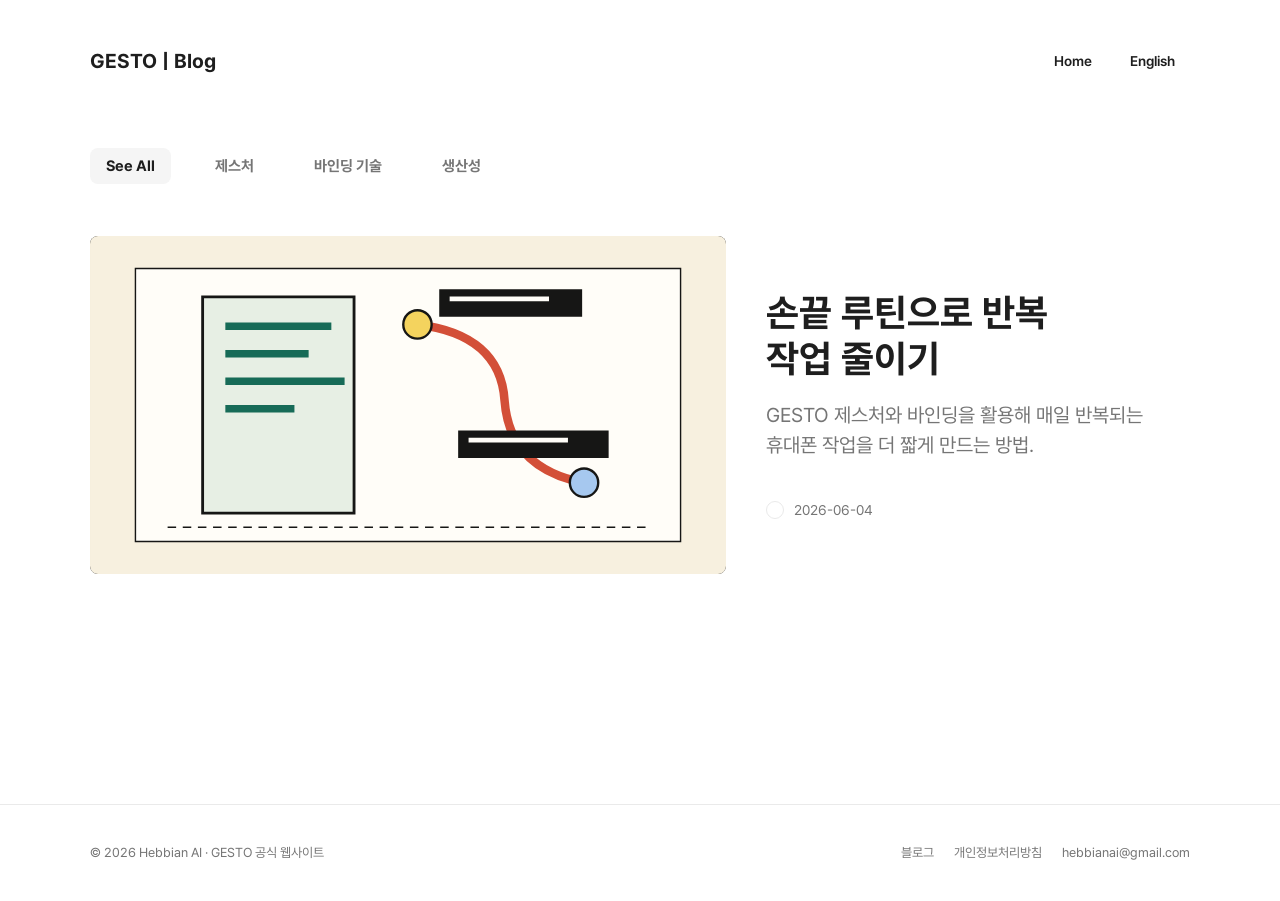
<file: ko/blog/index.html>
<!DOCTYPE html><html lang="ko"> <head><meta charset="utf-8"><meta name="viewport" content="width=device-width, initial-scale=1"><meta name="description" content="반복 작업을 더 짧게 만드는 제스처, 바인딩, 히스토리, 설정 노트입니다."><meta property="og:description" content="반복 작업을 더 짧게 만드는 제스처, 바인딩, 히스토리, 설정 노트입니다."><meta property="og:site_name" content="GESTO"><meta property="og:title" content="자동화 노트 | GESTO"><meta property="og:type" content="website"><meta property="og:url" content="https://hebbianai.github.io/ko/blog/"><link rel="canonical" href="https://hebbianai.github.io/ko/blog/"><link rel="icon" href="/favicon.svg" type="image/svg+xml"><title>자동화 노트 | GESTO</title><link rel="stylesheet" href="/_astro/BaseLayout.LfLrby8s.css">
<style>.category-tabs[data-astro-cid-hrno2mm7]{display:flex;align-items:center;gap:28px;margin:0 0 48px;overflow-x:auto;padding-bottom:4px;scrollbar-width:none}.category-tabs[data-astro-cid-hrno2mm7]::-webkit-scrollbar{display:none}.category-tab[data-astro-cid-hrno2mm7]{flex:0 0 auto;border:0;border-radius:var(--radius-sm);background:transparent;color:var(--sds-text-secondary);cursor:pointer;padding:8px 16px;font-family:inherit;font-size:15px;font-weight:700;line-height:20px}.category-tab[data-astro-cid-hrno2mm7].is-active{background:var(--sds-surface-secondary);color:var(--sds-text)}.post-list[data-astro-cid-hrno2mm7]{display:grid;gap:48px}.featured-post[data-astro-cid-hrno2mm7]{display:grid;grid-template-columns:minmax(0,1.08fr) minmax(300px,.72fr);gap:40px;align-items:center;color:inherit;text-decoration:none}.featured-post[data-astro-cid-hrno2mm7] img[data-astro-cid-hrno2mm7],.post-card[data-astro-cid-hrno2mm7] img[data-astro-cid-hrno2mm7]{width:100%;border-radius:var(--radius-sm);background:#0c0c0d;object-fit:cover}.featured-post[data-astro-cid-hrno2mm7] img[data-astro-cid-hrno2mm7]{aspect-ratio:16 / 8.5}.featured-copy[data-astro-cid-hrno2mm7]{display:grid;gap:18px;align-content:center}.featured-title[data-astro-cid-hrno2mm7],.featured-description[data-astro-cid-hrno2mm7],.post-title[data-astro-cid-hrno2mm7],.post-description[data-astro-cid-hrno2mm7],.post-meta[data-astro-cid-hrno2mm7]{display:block}.featured-title[data-astro-cid-hrno2mm7]{max-width:12ch;color:var(--sds-text);font-size:38px;font-weight:700;line-height:46px}.featured-description[data-astro-cid-hrno2mm7]{color:var(--sds-text-secondary);font-size:20px;line-height:30px}.post-grid[data-astro-cid-hrno2mm7]{display:grid;grid-template-columns:repeat(2,minmax(0,1fr));gap:36px 32px;max-width:900px}.post-card[data-astro-cid-hrno2mm7]{color:inherit;text-decoration:none}.post-card[data-astro-cid-hrno2mm7] img[data-astro-cid-hrno2mm7]{aspect-ratio:16 / 8.5;margin-bottom:20px}.post-title[data-astro-cid-hrno2mm7]{color:var(--sds-text);font-size:28px;font-weight:700;line-height:36px}.post-description[data-astro-cid-hrno2mm7]{margin-top:10px;color:var(--sds-text-secondary);font-size:16px;line-height:24px}.post-meta[data-astro-cid-hrno2mm7]{display:flex;align-items:center;gap:10px;margin-top:22px;color:var(--sds-text-secondary);font-size:14px;line-height:20px}.post-meta[data-astro-cid-hrno2mm7] span[data-astro-cid-hrno2mm7]{width:18px;height:18px;border:1px solid var(--sds-border-subtle);border-radius:var(--radius-pill)}.empty[data-astro-cid-hrno2mm7],.filtered-empty[data-astro-cid-hrno2mm7]{margin:0;color:var(--sds-text-secondary);font-size:18px;line-height:28px}[data-astro-cid-hrno2mm7][hidden]{display:none}@media(max-width:820px){.category-tabs[data-astro-cid-hrno2mm7]{gap:14px;margin-bottom:32px}.featured-post[data-astro-cid-hrno2mm7]{grid-template-columns:1fr;gap:22px}.featured-title[data-astro-cid-hrno2mm7]{max-width:none;font-size:32px;line-height:40px}.post-grid[data-astro-cid-hrno2mm7]{grid-template-columns:1fr;gap:34px}}@media(max-width:560px){.category-tab[data-astro-cid-hrno2mm7]{padding:8px 12px;font-size:14px}.featured-title[data-astro-cid-hrno2mm7]{font-size:28px;line-height:36px}.featured-description[data-astro-cid-hrno2mm7]{font-size:17px;line-height:26px}.post-title[data-astro-cid-hrno2mm7]{font-size:24px;line-height:32px}}
</style></head> <body>  <main class="sds-page" data-astro-cid-hrno2mm7> <div class="sds-shell" data-astro-cid-hrno2mm7> <header class="sds-topbar" data-astro-cid-hrno2mm7> <a class="sds-brand" href="/ko" data-astro-cid-hrno2mm7> <span class="sds-brand-mark" data-astro-cid-hrno2mm7>G</span> <span data-astro-cid-hrno2mm7>GESTO | Blog</span> </a> <nav class="sds-actions" aria-label="Primary" data-astro-cid-hrno2mm7> <a class="sds-pill" href="/ko" data-astro-cid-hrno2mm7>Home</a> <a class="sds-secondary" href="/en/blog" data-astro-cid-hrno2mm7> English </a> </nav> </header> <div class="category-tabs" aria-label="Blog filters" data-astro-cid-hrno2mm7> <button aria-pressed="true" class="category-tab is-active" data-filter="all" type="button" data-astro-cid-hrno2mm7> See All </button><button aria-pressed="false" class="category-tab" data-filter="gestures" type="button" data-astro-cid-hrno2mm7> 제스처 </button><button aria-pressed="false" class="category-tab" data-filter="bindings" type="button" data-astro-cid-hrno2mm7> 바인딩 기술 </button><button aria-pressed="false" class="category-tab" data-filter="productivity" type="button" data-astro-cid-hrno2mm7> 생산성 </button> </div> <section class="post-list" aria-label="자동화 노트" data-astro-cid-hrno2mm7>  <a class="featured-post" data-post-card data-topics="productivity gestures" href="/ko/blog/gesto-gesture-productivity-example" data-astro-cid-hrno2mm7> <img src="/_astro/gesture-flow.M0t8cTQ4.svg" alt="" loading="eager" data-astro-cid-hrno2mm7> <span class="featured-copy" data-astro-cid-hrno2mm7> <span class="featured-title" data-astro-cid-hrno2mm7>손끝 루틴으로 반복 작업 줄이기</span> <span class="featured-description" data-astro-cid-hrno2mm7>GESTO 제스처와 바인딩을 활용해 매일 반복되는 휴대폰 작업을 더 짧게 만드는 방법.</span> <span class="post-meta" data-astro-cid-hrno2mm7> <span aria-hidden="true" data-astro-cid-hrno2mm7></span> 2026-06-04 </span> </span> </a> <p class="filtered-empty" data-filter-empty hidden data-astro-cid-hrno2mm7>이 주제의 공개 글은 아직 없습니다.</p>  </section> </div> </main>  <footer class="site-footer"> <div class="site-footer-inner"> <span>© 2026 Hebbian AI · GESTO 공식 웹사이트</span> <nav aria-label="하단 메뉴"> <a href="/ko/blog">블로그</a> <a href="/privacy/">개인정보처리방침</a> <a href="mailto:hebbianai@gmail.com">hebbianai@gmail.com</a> </nav> </div> </footer></body></html> <script type="module">const r=document.querySelectorAll("[data-filter]"),l=document.querySelectorAll("[data-post-card]"),n=document.querySelector("[data-filter-empty]");for(const o of r)o.addEventListener("click",()=>{const i=o.getAttribute("data-filter");let s=0;for(const t of r){const e=t===o;t.classList.toggle("is-active",e),t.setAttribute("aria-pressed",String(e))}for(const t of l){const e=t.getAttribute("data-topics")?.split(" ")??[],c=i==="all"||e.includes(i??"");t.toggleAttribute("hidden",!c),s+=c?1:0}n?.toggleAttribute("hidden",s>0)});</script>
</file>
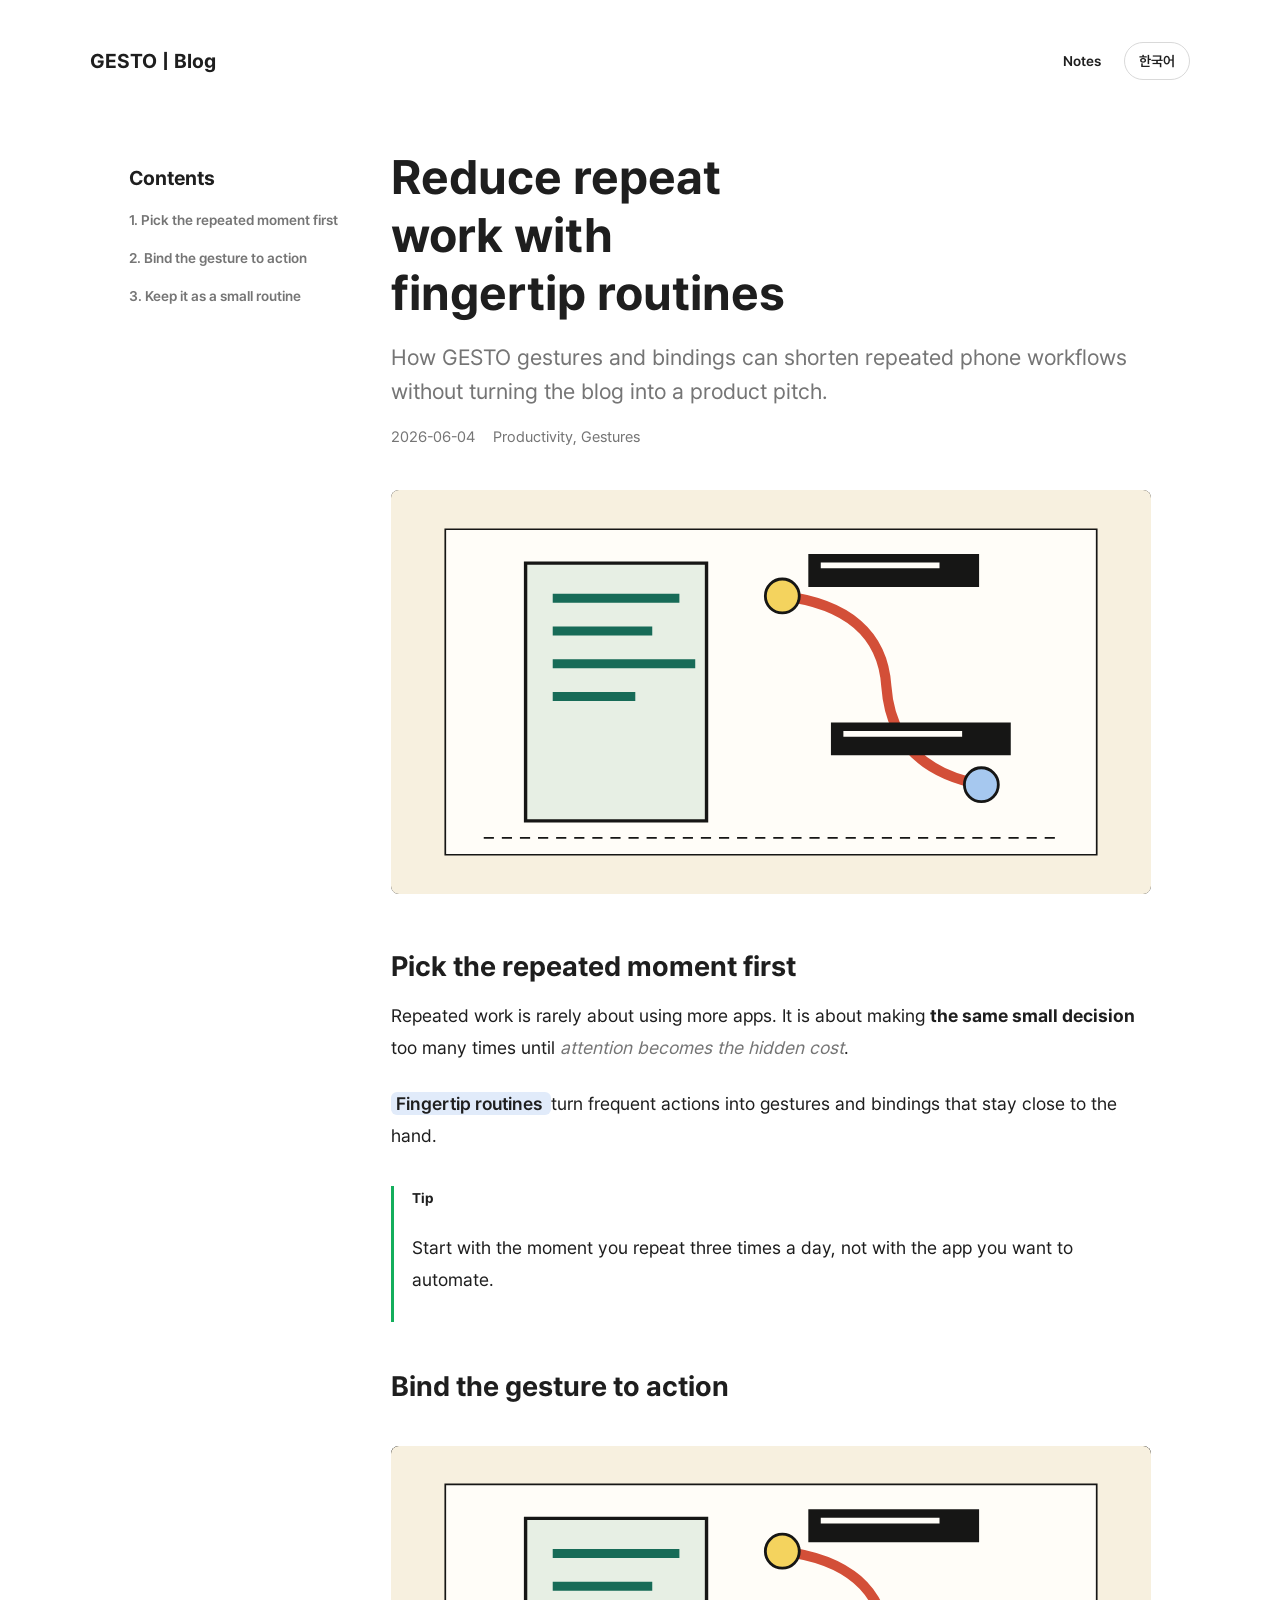
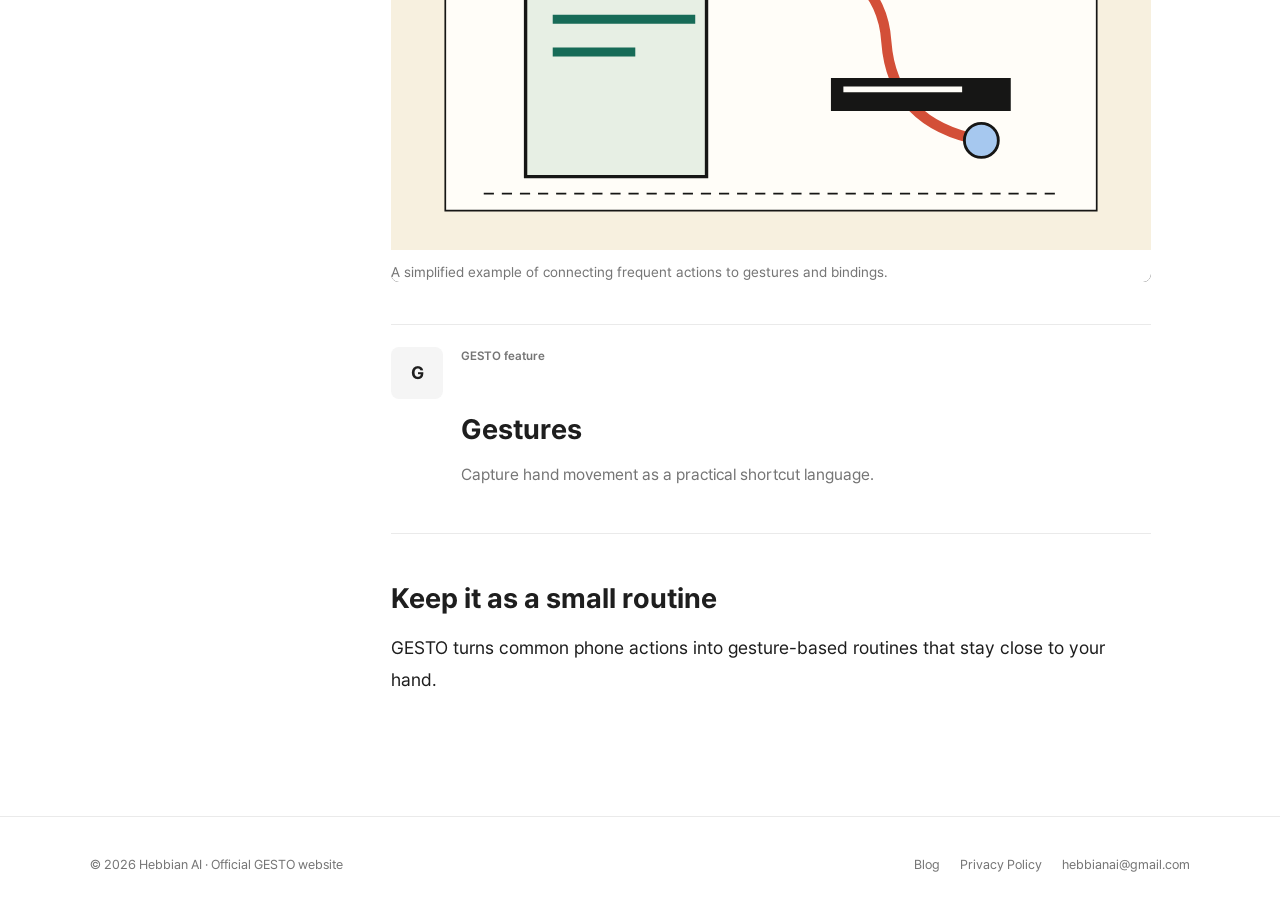
<file: en/blog/gesto-gesture-productivity-example/index.html>
<!DOCTYPE html><html lang="en"> <head><meta charset="utf-8"><meta name="viewport" content="width=device-width, initial-scale=1"><meta name="description" content="How GESTO gestures and bindings can shorten repeated phone workflows without turning the blog into a product pitch."><meta property="og:description" content="How GESTO gestures and bindings can shorten repeated phone workflows without turning the blog into a product pitch."><meta property="og:site_name" content="GESTO"><meta property="og:title" content="Reduce repeat work with fingertip routines | GESTO"><meta property="og:type" content="website"><meta property="og:url" content="https://hebbianai.github.io/en/blog/gesto-gesture-productivity-example/"><link rel="canonical" href="https://hebbianai.github.io/en/blog/gesto-gesture-productivity-example/"><link rel="icon" href="/favicon.svg" type="image/svg+xml"><title>Reduce repeat work with fingertip routines | GESTO</title><style>.locale-switcher[data-astro-cid-xunylqyc]{display:inline-flex;min-height:36px;align-items:center;justify-content:center;border:1px solid var(--sds-border);border-radius:var(--radius-pill);background:var(--sds-bg);padding:8px 14px;color:var(--sds-text);font-size:14px;font-weight:600;line-height:20px;text-decoration:none;transition:background .16s ease}.locale-switcher[data-astro-cid-xunylqyc]:focus-visible,.locale-switcher[data-astro-cid-xunylqyc]:hover{background:var(--sds-surface-secondary)}.article-shell[data-astro-cid-4dqtj3le]{max-width:1320px}.article-grid[data-astro-cid-4dqtj3le]{display:grid;grid-template-columns:220px minmax(0,760px) 260px;gap:42px;align-items:start}.article-grid[data-astro-cid-4dqtj3le].no-related{grid-template-columns:220px minmax(0,760px);justify-content:center}.article-grid[data-astro-cid-4dqtj3le].no-contents{grid-template-columns:minmax(0,760px) 260px;justify-content:center}.article-grid[data-astro-cid-4dqtj3le].no-contents.no-related{grid-template-columns:minmax(0,760px)}.article-contents[data-astro-cid-4dqtj3le],.more-articles[data-astro-cid-4dqtj3le]{position:sticky;top:32px;display:grid;gap:18px;padding-top:16px}.article-contents[data-astro-cid-4dqtj3le] h2[data-astro-cid-4dqtj3le],.more-articles[data-astro-cid-4dqtj3le] h2[data-astro-cid-4dqtj3le]{margin:0;color:var(--sds-text);font-size:20px;font-weight:700;line-height:28px}.article-contents[data-astro-cid-4dqtj3le] ol[data-astro-cid-4dqtj3le]{display:grid;gap:18px;margin:0;padding:0;list-style:none}.article-contents[data-astro-cid-4dqtj3le] li[data-astro-cid-4dqtj3le]{font-size:14px;font-weight:600;line-height:20px}.article-contents[data-astro-cid-4dqtj3le] a[data-astro-cid-4dqtj3le]{color:var(--sds-text-secondary);text-decoration:none}.article-header[data-astro-cid-4dqtj3le]{display:grid;gap:18px;margin-bottom:42px}.article-title[data-astro-cid-4dqtj3le]{max-width:13ch;margin:0;font-size:48px;line-height:58px;font-weight:700;letter-spacing:0}.article-deck[data-astro-cid-4dqtj3le]{max-width:60ch;margin:0;color:var(--sds-text-secondary);font-size:22px;line-height:34px}.article-meta[data-astro-cid-4dqtj3le]{display:flex;flex-wrap:wrap;gap:18px;color:var(--sds-text-secondary);font-size:15px;line-height:22px}.article-hero-image[data-astro-cid-4dqtj3le]{width:100%;aspect-ratio:16 / 8.5;margin:0 0 54px;border-radius:var(--radius-sm);background:#0c0c0d;object-fit:cover}.more-list[data-astro-cid-4dqtj3le]{display:grid;border-top:1px solid var(--sds-border-subtle)}.more-list[data-astro-cid-4dqtj3le] a[data-astro-cid-4dqtj3le]{display:grid;grid-template-columns:minmax(0,1fr) 92px;gap:12px;align-items:center;border-bottom:1px solid var(--sds-border-subtle);color:inherit;padding:14px 0;text-decoration:none}.more-list[data-astro-cid-4dqtj3le] span[data-astro-cid-4dqtj3le]{color:var(--sds-text);font-size:14px;font-weight:700;line-height:20px}.more-list[data-astro-cid-4dqtj3le] img[data-astro-cid-4dqtj3le]{width:92px;aspect-ratio:16 / 9;border-radius:4px;background:#0c0c0d;object-fit:cover}@media(max-width:1120px){.article-grid[data-astro-cid-4dqtj3le]{grid-template-columns:minmax(0,760px) 240px;justify-content:center}.article-grid[data-astro-cid-4dqtj3le].no-related{grid-template-columns:minmax(0,760px)}.article-contents[data-astro-cid-4dqtj3le]{display:none}}@media(max-width:860px){.article-grid[data-astro-cid-4dqtj3le]{grid-template-columns:1fr;gap:34px}.more-articles[data-astro-cid-4dqtj3le]{position:static}.article-title[data-astro-cid-4dqtj3le]{max-width:100%;font-size:36px;line-height:44px}.article-deck[data-astro-cid-4dqtj3le]{font-size:18px;line-height:28px}}@media(max-width:560px){.article-header[data-astro-cid-4dqtj3le]{margin-bottom:28px}.article-title[data-astro-cid-4dqtj3le]{font-size:32px;line-height:40px}.article-hero-image[data-astro-cid-4dqtj3le]{margin-bottom:34px}.more-list[data-astro-cid-4dqtj3le] a[data-astro-cid-4dqtj3le]{grid-template-columns:minmax(0,1fr) 84px}}
</style>
<link rel="stylesheet" href="/_astro/BaseLayout.LfLrby8s.css"><style>.article-image[data-astro-cid-ehsmhbla]{margin:42px 0;overflow:hidden;border-radius:var(--radius-sm);background:#0c0c0d}img[data-astro-cid-ehsmhbla]{width:100%;aspect-ratio:16 / 8.5;object-fit:cover;background:#0c0c0d}figcaption[data-astro-cid-ehsmhbla]{margin:0;padding:12px 0 0;background:var(--sds-bg);color:var(--sds-text-secondary);font-size:14px;line-height:20px}.callout[data-astro-cid-mrmim4ef]{position:relative;margin:34px 0;border-left:3px solid var(--tone-border);padding:2px 0 2px 18px;background:transparent}.callout[data-astro-cid-mrmim4ef]:before{content:none}.label[data-astro-cid-mrmim4ef]{margin:0 0 8px;color:var(--sds-text);font-size:14px;font-weight:700;line-height:20px}.callout-tip[data-astro-cid-mrmim4ef]{--tone-border: var(--sds-green)}.callout-note[data-astro-cid-mrmim4ef]{--tone-border: var(--sds-blue)}.callout-warning[data-astro-cid-mrmim4ef]{--tone-border: #ec221f}.feature-card[data-astro-cid-lxmfzltz]{display:grid;grid-template-columns:52px minmax(0,1fr);gap:18px;margin:42px 0;border-top:1px solid var(--sds-border-subtle);border-bottom:1px solid var(--sds-border-subtle);padding:22px 0;background:transparent}.feature-icon[data-astro-cid-lxmfzltz]{display:grid;width:52px;height:52px;flex:0 0 auto;place-items:center;border-radius:var(--radius-md);background:var(--sds-surface-secondary);color:var(--sds-text);font-size:18px;font-weight:800}.feature-copy[data-astro-cid-lxmfzltz]{min-width:0}.eyebrow[data-astro-cid-lxmfzltz]{margin:0 0 4px;color:var(--sds-text-secondary);font-size:12px;font-weight:600;line-height:18px}h2[data-astro-cid-lxmfzltz]{margin:0 0 4px;font-size:20px;font-weight:700;line-height:28px;letter-spacing:0}p[data-astro-cid-lxmfzltz]{margin:0;color:var(--sds-text-secondary);font-size:16px;line-height:24px}.mark[data-astro-cid-iifiznic]{border-radius:6px;padding:.05em .28em;color:var(--sds-text);font-weight:600}.mark-yellow[data-astro-cid-iifiznic]{background:var(--sds-yellow-soft)}.mark-green[data-astro-cid-iifiznic]{background:var(--sds-green-soft)}.mark-blue[data-astro-cid-iifiznic]{background:var(--sds-blue-soft)}.mark-pink[data-astro-cid-iifiznic]{background:var(--sds-pink-soft)}.prose[data-astro-cid-apjhz64k]{color:var(--sds-text);font-size:18px;line-height:32px}.prose[data-astro-cid-apjhz64k] p{margin:0 0 24px}.prose[data-astro-cid-apjhz64k] h2{margin:46px 0 16px;color:var(--sds-text);font-size:28px;font-weight:700;line-height:36px;letter-spacing:0}.prose[data-astro-cid-apjhz64k] h2:first-child{margin-top:0}.prose[data-astro-cid-apjhz64k] strong{color:var(--sds-text);font-weight:700}.prose[data-astro-cid-apjhz64k] em{color:var(--sds-text-secondary);font-style:italic}@media(max-width:560px){.prose[data-astro-cid-apjhz64k]{font-size:17px;line-height:30px}.prose[data-astro-cid-apjhz64k] h2{font-size:24px;line-height:32px}}
</style></head> <body>  <main class="sds-page" data-astro-cid-4dqtj3le> <div class="sds-shell article-shell" data-astro-cid-4dqtj3le> <header class="sds-topbar" data-astro-cid-4dqtj3le> <a class="sds-brand" href="/en" data-astro-cid-4dqtj3le> <span class="sds-brand-mark" data-astro-cid-4dqtj3le>G</span> <span data-astro-cid-4dqtj3le>GESTO | Blog</span> </a> <div class="sds-actions" data-astro-cid-4dqtj3le> <a class="sds-secondary" href="/en/blog" data-astro-cid-4dqtj3le>Notes</a> <a class="locale-switcher" data-testid="locale-switcher" href="/ko/blog/gesto-gesture-productivity-example" data-astro-cid-xunylqyc>한국어</a> </div> </header> <div class="article-grid no-related" data-astro-cid-4dqtj3le> <aside class="article-contents" aria-label="Contents" data-astro-cid-4dqtj3le> <h2 data-astro-cid-4dqtj3le>Contents</h2> <ol data-astro-cid-4dqtj3le> <li data-astro-cid-4dqtj3le> <a href="#pick-the-repeated-moment-first" data-astro-cid-4dqtj3le>1. Pick the repeated moment first</a> </li><li data-astro-cid-4dqtj3le> <a href="#bind-the-gesture-to-action" data-astro-cid-4dqtj3le>2. Bind the gesture to action</a> </li><li data-astro-cid-4dqtj3le> <a href="#keep-it-as-a-small-routine" data-astro-cid-4dqtj3le>3. Keep it as a small routine</a> </li> </ol> </aside> <article class="article" data-astro-cid-4dqtj3le> <header class="article-header" data-astro-cid-4dqtj3le> <h1 class="article-title" data-astro-cid-4dqtj3le>Reduce repeat work with fingertip routines</h1> <p class="article-deck" data-astro-cid-4dqtj3le>How GESTO gestures and bindings can shorten repeated phone workflows without turning the blog into a product pitch.</p> <div class="article-meta" data-astro-cid-4dqtj3le> <span data-astro-cid-4dqtj3le>2026-06-04</span> <span data-astro-cid-4dqtj3le>Productivity, Gestures</span> </div> </header> <img class="article-hero-image" src="/_astro/gesture-flow.M0t8cTQ4.svg" alt="" loading="eager" data-astro-cid-4dqtj3le>  <div class="prose" data-astro-cid-apjhz64k> <h2 id="pick-the-repeated-moment-first">Pick the repeated moment first</h2><p>Repeated work is rarely about using more apps. It is about making <strong>the same small decision</strong> too many times until <em>attention becomes the hidden cost</em>.</p><p><mark class="mark mark-blue" data-astro-cid-iifiznic> Fingertip routines </mark> turn frequent actions into gestures and bindings that stay close to the hand.</p><aside class="callout callout-tip" data-astro-cid-mrmim4ef> <p class="label" data-astro-cid-mrmim4ef>Tip</p> <p>Start with the moment you repeat three times a day, not with the app you want to automate.</p> </aside><h2 id="bind-the-gesture-to-action">Bind the gesture to action</h2><figure class="article-image" data-astro-cid-ehsmhbla> <img src="/_astro/gesture-flow.M0t8cTQ4.svg" alt="Editorial image showing gesture paths and a phone routine" loading="lazy" data-astro-cid-ehsmhbla> <figcaption data-astro-cid-ehsmhbla>A simplified example of connecting frequent actions to gestures and bindings.</figcaption> </figure><section class="feature-card" data-astro-cid-lxmfzltz> <div class="feature-icon" data-astro-cid-lxmfzltz>G</div> <div class="feature-copy" data-astro-cid-lxmfzltz> <p class="eyebrow" data-astro-cid-lxmfzltz>GESTO feature</p> <h2 data-astro-cid-lxmfzltz>Gestures</h2> <p data-astro-cid-lxmfzltz>Capture hand movement as a practical shortcut language.</p> </div> </section><h2 id="keep-it-as-a-small-routine">Keep it as a small routine</h2><p>GESTO turns common phone actions into gesture-based routines that stay close to your hand.</p> </div>  </article>  </div> </div> </main>  <footer class="site-footer"> <div class="site-footer-inner"> <span>© 2026 Hebbian AI · Official GESTO website</span> <nav aria-label="Footer navigation"> <a href="/en/blog">Blog</a> <a href="/privacy/">Privacy Policy</a> <a href="mailto:hebbianai@gmail.com">hebbianai@gmail.com</a> </nav> </div> </footer></body></html>
</file>
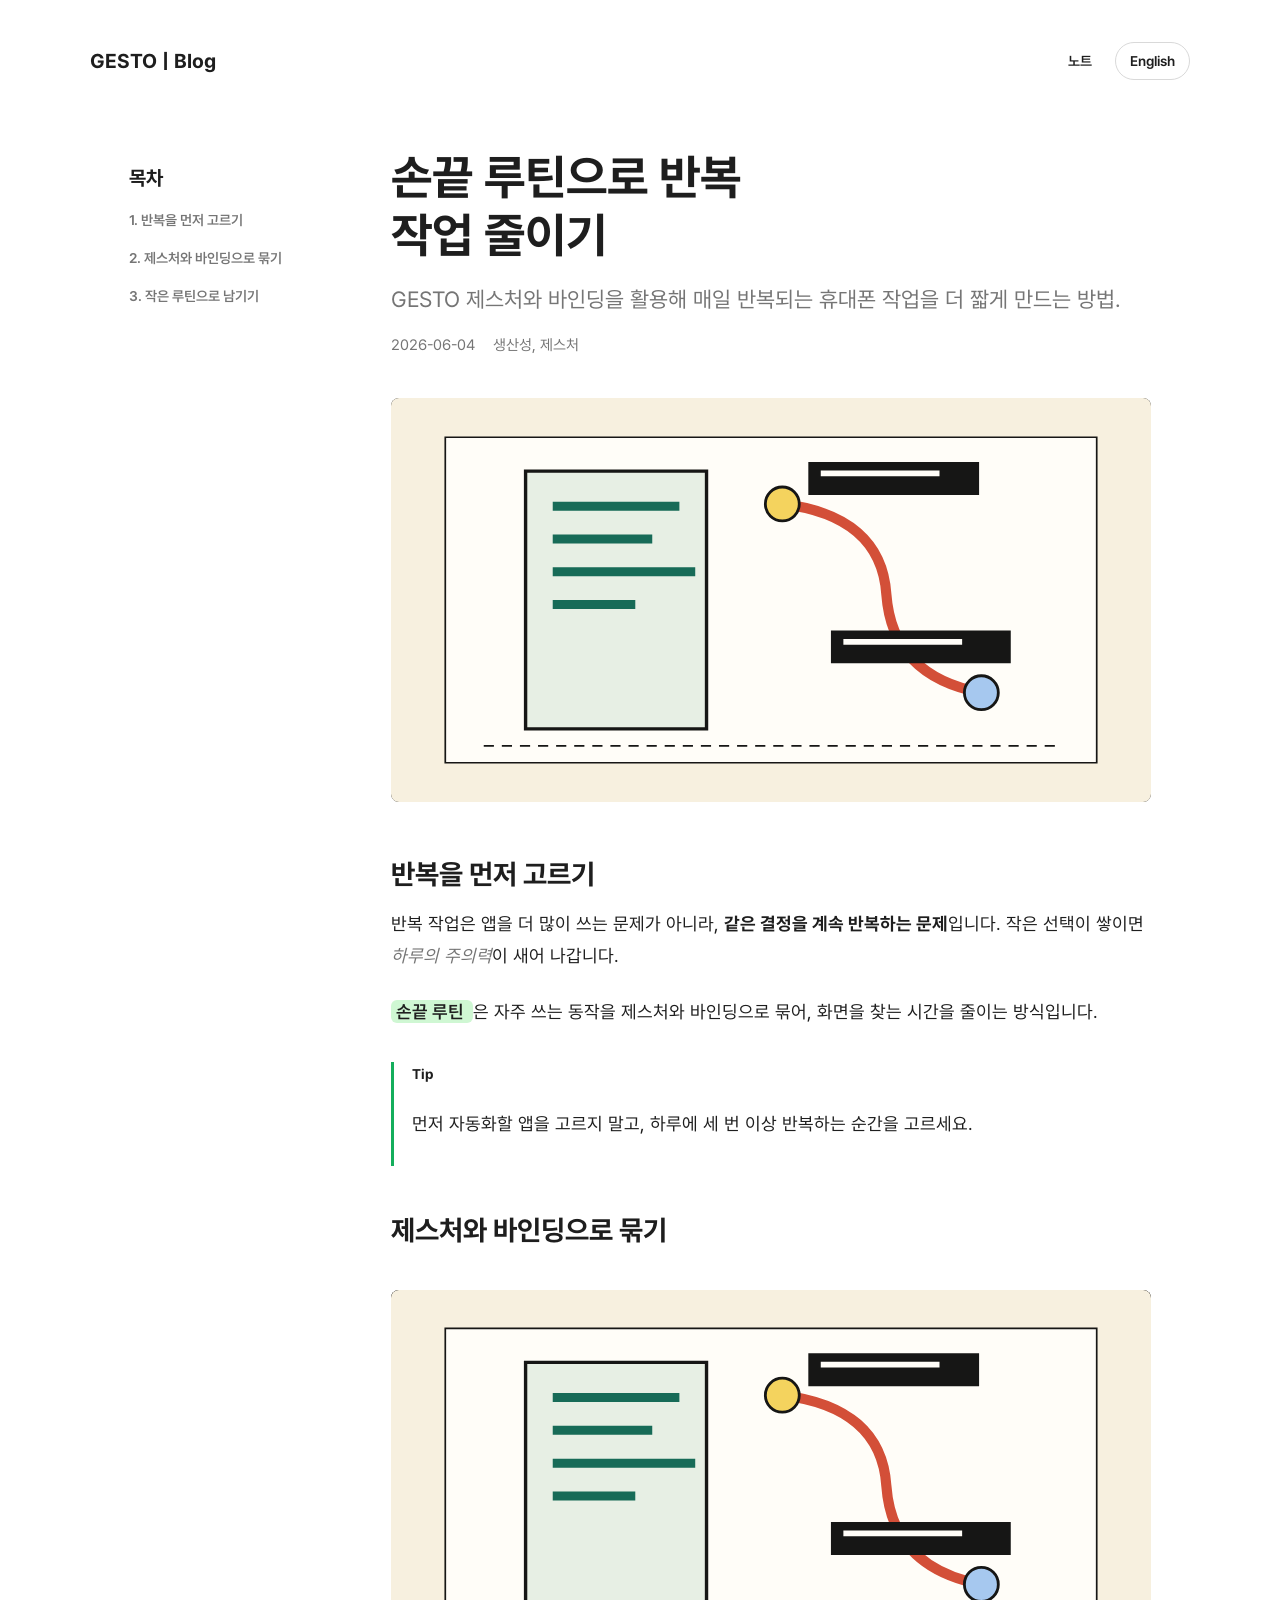
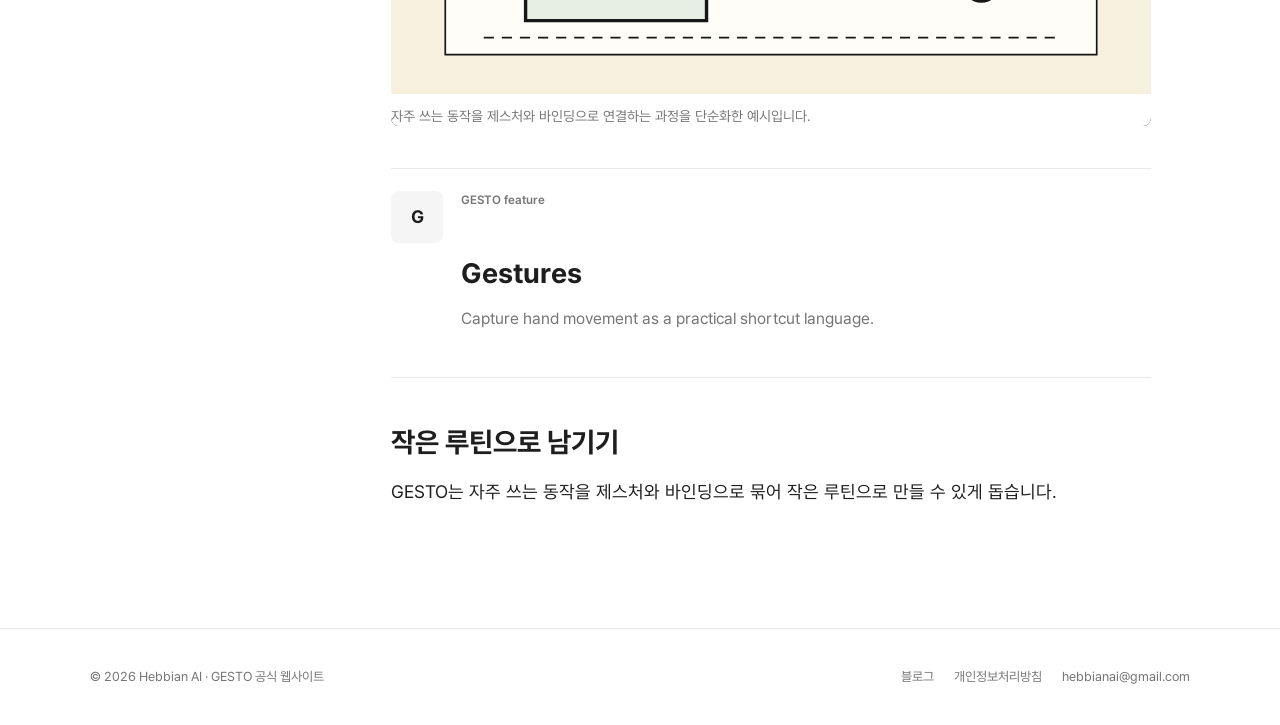
<file: ko/blog/gesto-gesture-productivity-example/index.html>
<!DOCTYPE html><html lang="ko"> <head><meta charset="utf-8"><meta name="viewport" content="width=device-width, initial-scale=1"><meta name="description" content="GESTO 제스처와 바인딩을 활용해 매일 반복되는 휴대폰 작업을 더 짧게 만드는 방법."><meta property="og:description" content="GESTO 제스처와 바인딩을 활용해 매일 반복되는 휴대폰 작업을 더 짧게 만드는 방법."><meta property="og:site_name" content="GESTO"><meta property="og:title" content="손끝 루틴으로 반복 작업 줄이기 | GESTO"><meta property="og:type" content="website"><meta property="og:url" content="https://hebbianai.github.io/ko/blog/gesto-gesture-productivity-example/"><link rel="canonical" href="https://hebbianai.github.io/ko/blog/gesto-gesture-productivity-example/"><link rel="icon" href="/favicon.svg" type="image/svg+xml"><title>손끝 루틴으로 반복 작업 줄이기 | GESTO</title><style>.locale-switcher[data-astro-cid-xunylqyc]{display:inline-flex;min-height:36px;align-items:center;justify-content:center;border:1px solid var(--sds-border);border-radius:var(--radius-pill);background:var(--sds-bg);padding:8px 14px;color:var(--sds-text);font-size:14px;font-weight:600;line-height:20px;text-decoration:none;transition:background .16s ease}.locale-switcher[data-astro-cid-xunylqyc]:focus-visible,.locale-switcher[data-astro-cid-xunylqyc]:hover{background:var(--sds-surface-secondary)}.article-shell[data-astro-cid-4dqtj3le]{max-width:1320px}.article-grid[data-astro-cid-4dqtj3le]{display:grid;grid-template-columns:220px minmax(0,760px) 260px;gap:42px;align-items:start}.article-grid[data-astro-cid-4dqtj3le].no-related{grid-template-columns:220px minmax(0,760px);justify-content:center}.article-grid[data-astro-cid-4dqtj3le].no-contents{grid-template-columns:minmax(0,760px) 260px;justify-content:center}.article-grid[data-astro-cid-4dqtj3le].no-contents.no-related{grid-template-columns:minmax(0,760px)}.article-contents[data-astro-cid-4dqtj3le],.more-articles[data-astro-cid-4dqtj3le]{position:sticky;top:32px;display:grid;gap:18px;padding-top:16px}.article-contents[data-astro-cid-4dqtj3le] h2[data-astro-cid-4dqtj3le],.more-articles[data-astro-cid-4dqtj3le] h2[data-astro-cid-4dqtj3le]{margin:0;color:var(--sds-text);font-size:20px;font-weight:700;line-height:28px}.article-contents[data-astro-cid-4dqtj3le] ol[data-astro-cid-4dqtj3le]{display:grid;gap:18px;margin:0;padding:0;list-style:none}.article-contents[data-astro-cid-4dqtj3le] li[data-astro-cid-4dqtj3le]{font-size:14px;font-weight:600;line-height:20px}.article-contents[data-astro-cid-4dqtj3le] a[data-astro-cid-4dqtj3le]{color:var(--sds-text-secondary);text-decoration:none}.article-header[data-astro-cid-4dqtj3le]{display:grid;gap:18px;margin-bottom:42px}.article-title[data-astro-cid-4dqtj3le]{max-width:13ch;margin:0;font-size:48px;line-height:58px;font-weight:700;letter-spacing:0}.article-deck[data-astro-cid-4dqtj3le]{max-width:60ch;margin:0;color:var(--sds-text-secondary);font-size:22px;line-height:34px}.article-meta[data-astro-cid-4dqtj3le]{display:flex;flex-wrap:wrap;gap:18px;color:var(--sds-text-secondary);font-size:15px;line-height:22px}.article-hero-image[data-astro-cid-4dqtj3le]{width:100%;aspect-ratio:16 / 8.5;margin:0 0 54px;border-radius:var(--radius-sm);background:#0c0c0d;object-fit:cover}.more-list[data-astro-cid-4dqtj3le]{display:grid;border-top:1px solid var(--sds-border-subtle)}.more-list[data-astro-cid-4dqtj3le] a[data-astro-cid-4dqtj3le]{display:grid;grid-template-columns:minmax(0,1fr) 92px;gap:12px;align-items:center;border-bottom:1px solid var(--sds-border-subtle);color:inherit;padding:14px 0;text-decoration:none}.more-list[data-astro-cid-4dqtj3le] span[data-astro-cid-4dqtj3le]{color:var(--sds-text);font-size:14px;font-weight:700;line-height:20px}.more-list[data-astro-cid-4dqtj3le] img[data-astro-cid-4dqtj3le]{width:92px;aspect-ratio:16 / 9;border-radius:4px;background:#0c0c0d;object-fit:cover}@media(max-width:1120px){.article-grid[data-astro-cid-4dqtj3le]{grid-template-columns:minmax(0,760px) 240px;justify-content:center}.article-grid[data-astro-cid-4dqtj3le].no-related{grid-template-columns:minmax(0,760px)}.article-contents[data-astro-cid-4dqtj3le]{display:none}}@media(max-width:860px){.article-grid[data-astro-cid-4dqtj3le]{grid-template-columns:1fr;gap:34px}.more-articles[data-astro-cid-4dqtj3le]{position:static}.article-title[data-astro-cid-4dqtj3le]{max-width:100%;font-size:36px;line-height:44px}.article-deck[data-astro-cid-4dqtj3le]{font-size:18px;line-height:28px}}@media(max-width:560px){.article-header[data-astro-cid-4dqtj3le]{margin-bottom:28px}.article-title[data-astro-cid-4dqtj3le]{font-size:32px;line-height:40px}.article-hero-image[data-astro-cid-4dqtj3le]{margin-bottom:34px}.more-list[data-astro-cid-4dqtj3le] a[data-astro-cid-4dqtj3le]{grid-template-columns:minmax(0,1fr) 84px}}
</style>
<link rel="stylesheet" href="/_astro/BaseLayout.LfLrby8s.css"><style>.article-image[data-astro-cid-ehsmhbla]{margin:42px 0;overflow:hidden;border-radius:var(--radius-sm);background:#0c0c0d}img[data-astro-cid-ehsmhbla]{width:100%;aspect-ratio:16 / 8.5;object-fit:cover;background:#0c0c0d}figcaption[data-astro-cid-ehsmhbla]{margin:0;padding:12px 0 0;background:var(--sds-bg);color:var(--sds-text-secondary);font-size:14px;line-height:20px}.callout[data-astro-cid-mrmim4ef]{position:relative;margin:34px 0;border-left:3px solid var(--tone-border);padding:2px 0 2px 18px;background:transparent}.callout[data-astro-cid-mrmim4ef]:before{content:none}.label[data-astro-cid-mrmim4ef]{margin:0 0 8px;color:var(--sds-text);font-size:14px;font-weight:700;line-height:20px}.callout-tip[data-astro-cid-mrmim4ef]{--tone-border: var(--sds-green)}.callout-note[data-astro-cid-mrmim4ef]{--tone-border: var(--sds-blue)}.callout-warning[data-astro-cid-mrmim4ef]{--tone-border: #ec221f}.feature-card[data-astro-cid-lxmfzltz]{display:grid;grid-template-columns:52px minmax(0,1fr);gap:18px;margin:42px 0;border-top:1px solid var(--sds-border-subtle);border-bottom:1px solid var(--sds-border-subtle);padding:22px 0;background:transparent}.feature-icon[data-astro-cid-lxmfzltz]{display:grid;width:52px;height:52px;flex:0 0 auto;place-items:center;border-radius:var(--radius-md);background:var(--sds-surface-secondary);color:var(--sds-text);font-size:18px;font-weight:800}.feature-copy[data-astro-cid-lxmfzltz]{min-width:0}.eyebrow[data-astro-cid-lxmfzltz]{margin:0 0 4px;color:var(--sds-text-secondary);font-size:12px;font-weight:600;line-height:18px}h2[data-astro-cid-lxmfzltz]{margin:0 0 4px;font-size:20px;font-weight:700;line-height:28px;letter-spacing:0}p[data-astro-cid-lxmfzltz]{margin:0;color:var(--sds-text-secondary);font-size:16px;line-height:24px}.mark[data-astro-cid-iifiznic]{border-radius:6px;padding:.05em .28em;color:var(--sds-text);font-weight:600}.mark-yellow[data-astro-cid-iifiznic]{background:var(--sds-yellow-soft)}.mark-green[data-astro-cid-iifiznic]{background:var(--sds-green-soft)}.mark-blue[data-astro-cid-iifiznic]{background:var(--sds-blue-soft)}.mark-pink[data-astro-cid-iifiznic]{background:var(--sds-pink-soft)}.prose[data-astro-cid-apjhz64k]{color:var(--sds-text);font-size:18px;line-height:32px}.prose[data-astro-cid-apjhz64k] p{margin:0 0 24px}.prose[data-astro-cid-apjhz64k] h2{margin:46px 0 16px;color:var(--sds-text);font-size:28px;font-weight:700;line-height:36px;letter-spacing:0}.prose[data-astro-cid-apjhz64k] h2:first-child{margin-top:0}.prose[data-astro-cid-apjhz64k] strong{color:var(--sds-text);font-weight:700}.prose[data-astro-cid-apjhz64k] em{color:var(--sds-text-secondary);font-style:italic}@media(max-width:560px){.prose[data-astro-cid-apjhz64k]{font-size:17px;line-height:30px}.prose[data-astro-cid-apjhz64k] h2{font-size:24px;line-height:32px}}
</style></head> <body>  <main class="sds-page" data-astro-cid-4dqtj3le> <div class="sds-shell article-shell" data-astro-cid-4dqtj3le> <header class="sds-topbar" data-astro-cid-4dqtj3le> <a class="sds-brand" href="/ko" data-astro-cid-4dqtj3le> <span class="sds-brand-mark" data-astro-cid-4dqtj3le>G</span> <span data-astro-cid-4dqtj3le>GESTO | Blog</span> </a> <div class="sds-actions" data-astro-cid-4dqtj3le> <a class="sds-secondary" href="/ko/blog" data-astro-cid-4dqtj3le>노트</a> <a class="locale-switcher" data-testid="locale-switcher" href="/en/blog/gesto-gesture-productivity-example" data-astro-cid-xunylqyc>English</a> </div> </header> <div class="article-grid no-related" data-astro-cid-4dqtj3le> <aside class="article-contents" aria-label="목차" data-astro-cid-4dqtj3le> <h2 data-astro-cid-4dqtj3le>목차</h2> <ol data-astro-cid-4dqtj3le> <li data-astro-cid-4dqtj3le> <a href="#반복을-먼저-고르기" data-astro-cid-4dqtj3le>1. 반복을 먼저 고르기</a> </li><li data-astro-cid-4dqtj3le> <a href="#제스처와-바인딩으로-묶기" data-astro-cid-4dqtj3le>2. 제스처와 바인딩으로 묶기</a> </li><li data-astro-cid-4dqtj3le> <a href="#작은-루틴으로-남기기" data-astro-cid-4dqtj3le>3. 작은 루틴으로 남기기</a> </li> </ol> </aside> <article class="article" data-astro-cid-4dqtj3le> <header class="article-header" data-astro-cid-4dqtj3le> <h1 class="article-title" data-astro-cid-4dqtj3le>손끝 루틴으로 반복 작업 줄이기</h1> <p class="article-deck" data-astro-cid-4dqtj3le>GESTO 제스처와 바인딩을 활용해 매일 반복되는 휴대폰 작업을 더 짧게 만드는 방법.</p> <div class="article-meta" data-astro-cid-4dqtj3le> <span data-astro-cid-4dqtj3le>2026-06-04</span> <span data-astro-cid-4dqtj3le>생산성, 제스처</span> </div> </header> <img class="article-hero-image" src="/_astro/gesture-flow.M0t8cTQ4.svg" alt="" loading="eager" data-astro-cid-4dqtj3le>  <div class="prose" data-astro-cid-apjhz64k> <h2 id="반복을-먼저-고르기">반복을 먼저 고르기</h2><p>반복 작업은 앱을 더 많이 쓰는 문제가 아니라, <strong>같은 결정을 계속 반복하는 문제</strong>입니다. 작은 선택이 쌓이면 <em>하루의 주의력</em>이 새어 나갑니다.</p><p><mark class="mark mark-green" data-astro-cid-iifiznic> 손끝 루틴 </mark>은 자주 쓰는 동작을 제스처와 바인딩으로 묶어, 화면을 찾는 시간을 줄이는 방식입니다.</p><aside class="callout callout-tip" data-astro-cid-mrmim4ef> <p class="label" data-astro-cid-mrmim4ef>Tip</p> <p>먼저 자동화할 앱을 고르지 말고, 하루에 세 번 이상 반복하는 순간을 고르세요.</p> </aside><h2 id="제스처와-바인딩으로-묶기">제스처와 바인딩으로 묶기</h2><figure class="article-image" data-astro-cid-ehsmhbla> <img src="/_astro/gesture-flow.M0t8cTQ4.svg" alt="제스처 경로와 휴대폰 루틴을 보여주는 편집 이미지" loading="lazy" data-astro-cid-ehsmhbla> <figcaption data-astro-cid-ehsmhbla>자주 쓰는 동작을 제스처와 바인딩으로 연결하는 과정을 단순화한 예시입니다.</figcaption> </figure><section class="feature-card" data-astro-cid-lxmfzltz> <div class="feature-icon" data-astro-cid-lxmfzltz>G</div> <div class="feature-copy" data-astro-cid-lxmfzltz> <p class="eyebrow" data-astro-cid-lxmfzltz>GESTO feature</p> <h2 data-astro-cid-lxmfzltz>Gestures</h2> <p data-astro-cid-lxmfzltz>Capture hand movement as a practical shortcut language.</p> </div> </section><h2 id="작은-루틴으로-남기기">작은 루틴으로 남기기</h2><p>GESTO는 자주 쓰는 동작을 제스처와 바인딩으로 묶어 작은 루틴으로 만들 수 있게 돕습니다.</p> </div>  </article>  </div> </div> </main>  <footer class="site-footer"> <div class="site-footer-inner"> <span>© 2026 Hebbian AI · GESTO 공식 웹사이트</span> <nav aria-label="하단 메뉴"> <a href="/ko/blog">블로그</a> <a href="/privacy/">개인정보처리방침</a> <a href="mailto:hebbianai@gmail.com">hebbianai@gmail.com</a> </nav> </div> </footer></body></html>
</file>
<file: _astro/BaseLayout.LfLrby8s.css>
@font-face{font-family:Pretendard;font-style:normal;font-weight:400;font-display:swap;src:url(/fonts/pretendard_regular.otf) format("opentype")}@font-face{font-family:Pretendard;font-style:normal;font-weight:500;font-display:swap;src:url(/fonts/pretendard_medium.otf) format("opentype")}@font-face{font-family:Pretendard;font-style:normal;font-weight:600;font-display:swap;src:url(/fonts/pretendard_semibold.otf) format("opentype")}@font-face{font-family:Pretendard;font-style:normal;font-weight:700 800;font-display:swap;src:url(/fonts/pretendard_bold.otf) format("opentype")}@font-face{font-family:Almarai;font-style:normal;font-weight:400;font-display:swap;src:url(/fonts/almarai_regular.ttf) format("truetype")}@font-face{font-family:Almarai;font-style:normal;font-weight:700;font-display:swap;src:url(/fonts/almarai_bold.ttf) format("truetype")}@font-face{font-family:Almarai;font-style:normal;font-weight:800;font-display:swap;src:url(/fonts/almarai_extrabold.ttf) format("truetype")}:root{color-scheme:light;--sds-white: #ffffff;--sds-bg: #ffffff;--sds-bg-secondary: #ffffff;--sds-bg-tertiary: #f7f7f8;--sds-surface: #ffffff;--sds-surface-secondary: #f5f5f5;--sds-surface-raised: #fbfbfb;--sds-text: #1e1e1e;--sds-text-secondary: #757575;--sds-text-tertiary: #949494;--sds-border: #d9d9d9;--sds-border-subtle: #eaeaea;--sds-border-strong: #b3b3b3;--sds-brand: #2c2c2c;--sds-brand-hover: #1e1e1e;--sds-brand-on: #f5f5f5;--sds-brand-soft: #e6e6e6;--sds-blue-soft: #e1ebfa;--sds-blue: #3f81ea;--sds-blue-strong: #224a8a;--sds-green-soft: #cff7d3;--sds-green: #14ae5c;--sds-yellow-soft: #fff1c2;--sds-yellow: #e5a000;--sds-red-soft: #fdd3d0;--sds-pink-soft: #fae1fa;--sds-shadow: 0 1px 4px rgba(12, 12, 13, .05);--sds-shadow-panel: 0 1px 2px rgba(12, 12, 13, .04);--sds-shadow-soft: 0 8px 24px rgba(12, 12, 13, .06);--radius-sm: 8px;--radius-md: 8px;--radius-lg: 16px;--radius-xl: 24px;--radius-pill: 999px;font-family:Pretendard,Almarai,-apple-system,BlinkMacSystemFont,Apple SD Gothic Neo,Noto Sans KR,Segoe UI,sans-serif;background:var(--sds-bg);color:var(--sds-text)}*{box-sizing:border-box}body{margin:0;min-width:320px;background:var(--sds-bg);color:var(--sds-text);font-size:16px;line-height:1.5;text-rendering:optimizeLegibility}a{color:inherit;text-decoration-thickness:1px;text-underline-offset:.18em}img{display:block;max-width:100%}:lang(ko) .sds-title,:lang(ko) .sds-heading,:lang(ko) .sds-body,:lang(ko) .article-title,:lang(ko) .article-deck,:lang(ko) .featured-title,:lang(ko) .featured-description,:lang(ko) .post-title,:lang(ko) .post-description,:lang(ko) .preview-title,:lang(ko) .preview-meta,:lang(ko) .prose{overflow-wrap:break-word;word-break:keep-all}::selection{background:var(--sds-blue-soft);color:var(--sds-text)}.sds-page{min-height:calc(100vh - 96px);background:var(--sds-bg)}.site-footer{border-top:1px solid var(--sds-border-subtle);background:var(--sds-bg)}.site-footer-inner{display:flex;width:min(100%,1180px);min-height:96px;align-items:center;justify-content:space-between;gap:24px;margin:0 auto;padding:24px 40px;color:var(--sds-text-secondary);font-size:13px;line-height:20px}.site-footer nav{display:flex;align-items:center;justify-content:flex-end;gap:20px}.site-footer a{color:var(--sds-text-secondary);text-decoration:none}.site-footer a:hover{color:var(--sds-text)}.sds-shell{--shell-pad: 40px;width:min(100%,1180px);margin:0 auto;padding:42px var(--shell-pad) 96px}.sds-topbar{position:relative;display:flex;align-items:center;justify-content:space-between;gap:16px;min-height:32px;margin:0 0 68px;padding:0;border-bottom:0;background:transparent}.sds-brand{display:inline-flex;align-items:center;gap:8px;font-weight:800;font-size:20px;line-height:28px;letter-spacing:0;text-decoration:none}.sds-brand-mark{display:none}.sds-actions{display:flex;align-items:center;gap:8px;flex-wrap:nowrap;justify-content:flex-end}.sds-pill,.sds-primary,.sds-secondary{display:inline-flex;align-items:center;justify-content:center;min-height:36px;border-radius:var(--radius-pill);padding:8px 14px;font-size:14px;line-height:20px;font-weight:600;text-decoration:none;transition:background .16s ease,border-color .16s ease,color .16s ease,transform .16s ease}.sds-primary{border:1px solid var(--sds-brand);background:var(--sds-brand);color:var(--sds-brand-on);box-shadow:0 16px 36px #0c0c0d29}.sds-secondary,.sds-pill{border:1px solid transparent;background:transparent;color:var(--sds-text)}.sds-primary:hover,.sds-secondary:hover,.sds-pill:hover{transform:translateY(-1px)}.sds-primary:hover{background:var(--sds-brand-hover)}.sds-secondary:hover,.sds-pill:hover{background:var(--sds-surface-secondary);border-color:transparent}.sds-card,.sds-panel{border:1px solid var(--sds-border-subtle);border-radius:var(--radius-md);background:var(--sds-surface);box-shadow:none}.sds-icon-tile{display:grid;width:44px;height:44px;flex:0 0 auto;place-items:center;border-radius:var(--radius-md);background:var(--sds-surface-secondary);color:var(--sds-text);font-size:18px;font-weight:800}.sds-icon-tile.is-green{background:var(--sds-green-soft)}.sds-icon-tile.is-yellow{background:var(--sds-yellow-soft)}.sds-icon-tile.is-pink{background:var(--sds-pink-soft)}.sds-icon-tile.is-dark{background:var(--sds-brand);color:var(--sds-brand-on)}.sds-chip-row{display:flex;gap:8px;overflow-x:auto;padding:2px 0 10px;scrollbar-width:none}.sds-chip-row::-webkit-scrollbar{display:none}.sds-chip{display:inline-flex;min-height:32px;align-items:center;border-radius:var(--radius-sm);border:1px solid transparent;background:var(--sds-surface-secondary);color:var(--sds-text-secondary);padding:6px 18px;white-space:nowrap;font-size:14px;line-height:20px;font-weight:600}.sds-chip.is-active{background:var(--sds-surface-secondary);color:var(--sds-text)}.sds-kicker{margin:0 0 8px;color:var(--sds-text-tertiary);font-size:14px;line-height:20px;font-weight:600}.sds-title{margin:0;font-size:56px;line-height:64px;font-weight:700;letter-spacing:0}.sds-heading{margin:0;font-size:40px;line-height:48px;font-weight:700;letter-spacing:0}.sds-body{margin:0;color:var(--sds-text-secondary);font-size:18px;line-height:28px}.sds-caption{margin:0;color:var(--sds-text-tertiary);font-size:13px;font-weight:600;line-height:18px}.sds-stat-strip{display:grid;grid-template-columns:repeat(3,minmax(0,1fr));gap:1px;overflow:hidden;border:1px solid var(--sds-border-subtle);border-radius:var(--radius-lg);background:var(--sds-border-subtle);box-shadow:var(--sds-shadow)}.sds-stat{min-width:0;background:#fffffff0;padding:16px}.sds-stat strong,.sds-stat span{display:block}.sds-stat strong{color:var(--sds-text);font-size:24px;font-weight:800;line-height:32px}.sds-stat span{color:var(--sds-text-secondary);font-size:13px;line-height:18px}@media(min-width:1100px){.sds-title{font-size:64px;line-height:72px}}@media(max-width:640px){.sds-shell{--shell-pad: 16px;padding-top:24px;padding-bottom:48px}.sds-topbar{align-items:flex-start;margin-bottom:40px}.sds-actions{gap:4px}.sds-pill,.sds-primary,.sds-secondary{min-height:32px;padding:6px 10px;font-size:13px}.sds-brand{font-size:18px;line-height:24px}.sds-title{font-size:40px;line-height:48px}.sds-heading{font-size:24px;line-height:32px}.sds-stat-strip{grid-template-columns:1fr}.site-footer-inner{min-height:0;align-items:flex-start;flex-direction:column;padding:28px 16px}.site-footer nav{align-items:flex-start;flex-direction:column;gap:10px}}
</file>
<file: _astro/SiteHeader.Lnybmshk.css>
@font-face{font-family:Pretendard;font-style:normal;font-weight:400;font-display:swap;src:url(/fonts/pretendard-regular.core.woff2) format("woff2");unicode-range:U+0020-007E,U+00A0-00FF,U+2000-206F,U+20A9,U+2190-21FF,U+AC00,U+AC04,U+AC19,U+AC1C,U+AC80,U+AC83,U+AC8C,U+ACA8,U+ACB0,U+ACB9,U+ACBD,U+ACC4,U+ACE0,U+ACF5,U+ACFC,U+AD00,U+AD50,U+AD6D,U+ADF8,U+AE00,U+AE08,U+AE30,U+AE4C,U+AF34,U+AFC8,U+B05D,U+B098,U+B0B4,U+B0B8,U+B118,U+B141,U+B178-B179,U+B208,U+B274,U+B294,U+B298,U+B2A5,U+B2C8,U+B2E4,U+B2E8,U+B2EB,U+B2F9,U+B300,U+B354,U+B358,U+B36E,U+B370,U+B3C4,U+B3D9,U+B418,U+B41C,U+B429,U+B450,U+B454,U+B4A4,U+B4DC,U+B4E0,U+B4E4,U+B4F1,U+B529,U+B54C,U+B5A4,U+B73B,U+B77C,U+B78D,U+B79C,U+B7A8,U+B7EC,U+B7F0,U+B808,U+B824-B825,U+B85C-B85D,U+B864,U+B8E8,U+B974,U+B978,U+B97C,U+B9AC,U+B9B0,U+B9B4,U+B9BD,U+B9C8-B9C9,U+B9CC,U+B9CE,U+B9DE,U+BA38,U+BA3C,U+BA54,U+BA74,U+BA87,U+BAA8-BAA9,U+BB38,U+BBAC,U+BC14,U+BC18,U+BC1B,U+BC29,U+BC88,U+BC95,U+BCC4,U+BCF4-BCF5,U+BCF8,U+BD05,U+BE14,U+BE60,U+C0AC,U+C0B0,U+C0B4,U+C0C1,U+C0C8-C0C9,U+C0DD,U+C11C,U+C120,U+C124,U+C131,U+C18C,U+C190,U+C218,U+C21C,U+C220,U+C2A4,U+C2AC,U+C2B5,U+C2DC-C2DD,U+C2E4,U+C4F4,U+C4F8,U+C544,U+C548,U+C54A,U+C54C,U+C571,U+C587,U+C5B4,U+C5B8,U+C5C5-C5C6,U+C5D0,U+C5EC,U+C5F0,U+C5F4,U+C601,U+C606,U+C608,U+C628,U+C62C,U+C640,U+C65C,U+C694,U+C6A9,U+C6B0,U+C6B4,U+C6B8,U+C6CC,U+C6D0,U+C6D4,U+C6F9,U+C704,U+C73C,U+C740,U+C744,U+C74C,U+C758,U+C774-C775,U+C778,U+C77C-C77D,U+C785,U+C788,U+C790-C791,U+C7A5,U+C7AC,U+C800-C801,U+C804,U+C808,U+C810,U+C815,U+C81C,U+C8FC,U+C900,U+C904,U+C911,U+C9C0-C9C1,U+C9DD,U+C9E7,U+CC28,U+CC30,U+CC3E,U+CC98,U+CCAB,U+CCB4,U+CCD0,U+CD2C,U+CD95,U+CD9C,U+CE58,U+CE5C,U+CE68,U+D06C,U+D07C,U+D0A4,U+D0DD,U+D0ED,U+D130,U+D14D,U+D1A0,U+D1B1,U+D2B8,U+D2F4,U+D398,U+D3B8,U+D3EC-D3ED,U+D3F0,U+D504,U+D50C,U+D544,U+D558,U+D55C,U+D560,U+D569,U+D574,U+D578,U+D589,U+D604,U+D648,U+D654-D655,U+D658,U+D68D,U+D6C4,U+D734,U+D788,U+D78C}@font-face{font-family:Pretendard;font-style:normal;font-weight:400;font-display:swap;src:url(/fonts/pretendard-regular.ext.woff2) format("woff2");unicode-range:U+2460-24FF,U+3000-303F,U+3131-318E,U+FF01-FF5E,U+AC01-AC03,U+AC05-AC18,U+AC1A-AC1B,U+AC1D-AC7F,U+AC81-AC82,U+AC84-AC8B,U+AC8D-ACA7,U+ACA9-ACAF,U+ACB1-ACB8,U+ACBA-ACBC,U+ACBE-ACC3,U+ACC5-ACDF,U+ACE1-ACF4,U+ACF6-ACFB,U+ACFD-ACFF,U+AD01-AD4F,U+AD51-AD6C,U+AD6E-ADF7,U+ADF9-ADFF,U+AE01-AE07,U+AE09-AE2F,U+AE31-AE4B,U+AE4D-AF33,U+AF35-AFC7,U+AFC9-B05C,U+B05E-B097,U+B099-B0B3,U+B0B5-B0B7,U+B0B9-B117,U+B119-B140,U+B142-B177,U+B17A-B207,U+B209-B273,U+B275-B293,U+B295-B297,U+B299-B2A4,U+B2A6-B2C7,U+B2C9-B2E3,U+B2E5-B2E7,U+B2E9-B2EA,U+B2EC-B2F8,U+B2FA-B2FF,U+B301-B353,U+B355-B357,U+B359-B36D,U+B36F,U+B371-B3C3,U+B3C5-B3D8,U+B3DA-B417,U+B419-B41B,U+B41D-B428,U+B42A-B44F,U+B451-B453,U+B455-B4A3,U+B4A5-B4DB,U+B4DD-B4DF,U+B4E1-B4E3,U+B4E5-B4F0,U+B4F2-B528,U+B52A-B54B,U+B54D-B5A3,U+B5A5-B73A,U+B73C-B77B,U+B77D-B78C,U+B78E-B79B,U+B79D-B7A7,U+B7A9-B7EB,U+B7ED-B7EF,U+B7F1-B807,U+B809-B823,U+B826-B85B,U+B85E-B863,U+B865-B8E7,U+B8E9-B973,U+B975-B977,U+B979-B97B,U+B97D-B9AB,U+B9AD-B9AF,U+B9B1-B9B3,U+B9B5-B9BC,U+B9BE-B9C7,U+B9CA-B9CB,U+B9CD,U+B9CF-B9DD,U+B9DF-BA37,U+BA39-BA3B,U+BA3D-BA53,U+BA55-BA73,U+BA75-BA86,U+BA88-BAA7,U+BAAA-BB37,U+BB39-BBAB,U+BBAD-BC13,U+BC15-BC17,U+BC19-BC1A,U+BC1C-BC28,U+BC2A-BC87,U+BC89-BC94,U+BC96-BCC3,U+BCC5-BCF3,U+BCF6-BCF7,U+BCF9-BD04,U+BD06-BE13,U+BE15-BE5F,U+BE61-C0AB,U+C0AD-C0AF,U+C0B1-C0B3,U+C0B5-C0C0,U+C0C2-C0C7,U+C0CA-C0DC,U+C0DE-C11B,U+C11D-C11F,U+C121-C123,U+C125-C130,U+C132-C18B,U+C18D-C18F,U+C191-C217,U+C219-C21B,U+C21D-C21F,U+C221-C2A3,U+C2A5-C2AB,U+C2AD-C2B4,U+C2B6-C2DB,U+C2DE-C2E3,U+C2E5-C4F3,U+C4F5-C4F7,U+C4F9-C543,U+C545-C547,U+C549,U+C54B,U+C54D-C570,U+C572-C586,U+C588-C5B3,U+C5B5-C5B7,U+C5B9-C5C4,U+C5C7-C5CF,U+C5D1-C5EB,U+C5ED-C5EF,U+C5F1-C5F3,U+C5F5-C600,U+C602-C605,U+C607,U+C609-C627,U+C629-C62B,U+C62D-C63F,U+C641-C65B,U+C65D-C693,U+C695-C6A8,U+C6AA-C6AF,U+C6B1-C6B3,U+C6B5-C6B7,U+C6B9-C6CB,U+C6CD-C6CF,U+C6D1-C6D3,U+C6D5-C6F8,U+C6FA-C703,U+C705-C73B,U+C73D-C73F,U+C741-C743,U+C745-C74B,U+C74D-C757,U+C759-C773,U+C776-C777,U+C779-C77B,U+C77E-C784,U+C786-C787,U+C789-C78F,U+C792-C7A4,U+C7A6-C7AB,U+C7AD-C7FF,U+C802-C803,U+C805-C807,U+C809-C80F,U+C811-C814,U+C816-C81B,U+C81D-C8FB,U+C8FD-C8FF,U+C901-C903,U+C905-C910,U+C912-C9BF,U+C9C2-C9DC,U+C9DE-C9E6,U+C9E8-CC27,U+CC29-CC2F,U+CC31-CC3D,U+CC3F-CC97,U+CC99-CCAA,U+CCAC-CCB3,U+CCB5-CCCF,U+CCD1-CD2B,U+CD2D-CD94,U+CD96-CD9B,U+CD9D-CE57,U+CE59-CE5B,U+CE5D-CE67,U+CE69-D06B,U+D06D-D07B,U+D07D-D0A3,U+D0A5-D0DC,U+D0DE-D0EC,U+D0EE-D12F,U+D131-D14C,U+D14E-D19F,U+D1A1-D1B0,U+D1B2-D2B7,U+D2B9-D2F3,U+D2F5-D397,U+D399-D3B7,U+D3B9-D3EB,U+D3EE-D3EF,U+D3F1-D503,U+D505-D50B,U+D50D-D543,U+D545-D557,U+D559-D55B,U+D55D-D55F,U+D561-D568,U+D56A-D573,U+D575-D577,U+D579-D588,U+D58A-D603,U+D605-D647,U+D649-D653,U+D656-D657,U+D659-D68C,U+D68E-D6C3,U+D6C5-D733,U+D735-D787,U+D789-D78B,U+D78D-D7A3}@font-face{font-family:Pretendard;font-style:normal;font-weight:500;font-display:swap;src:url(/fonts/pretendard-medium.core.woff2) format("woff2");unicode-range:U+0020-007E,U+00A0-00FF,U+2000-206F,U+20A9,U+2190-21FF,U+AC00,U+AC04,U+AC19,U+AC1C,U+AC80,U+AC83,U+AC8C,U+ACA8,U+ACB0,U+ACB9,U+ACBD,U+ACC4,U+ACE0,U+ACF5,U+ACFC,U+AD00,U+AD50,U+AD6D,U+ADF8,U+AE00,U+AE08,U+AE30,U+AE4C,U+AF34,U+AFC8,U+B05D,U+B098,U+B0B4,U+B0B8,U+B118,U+B141,U+B178-B179,U+B208,U+B274,U+B294,U+B298,U+B2A5,U+B2C8,U+B2E4,U+B2E8,U+B2EB,U+B2F9,U+B300,U+B354,U+B358,U+B36E,U+B370,U+B3C4,U+B3D9,U+B418,U+B41C,U+B429,U+B450,U+B454,U+B4A4,U+B4DC,U+B4E0,U+B4E4,U+B4F1,U+B529,U+B54C,U+B5A4,U+B73B,U+B77C,U+B78D,U+B79C,U+B7A8,U+B7EC,U+B7F0,U+B808,U+B824-B825,U+B85C-B85D,U+B864,U+B8E8,U+B974,U+B978,U+B97C,U+B9AC,U+B9B0,U+B9B4,U+B9BD,U+B9C8-B9C9,U+B9CC,U+B9CE,U+B9DE,U+BA38,U+BA3C,U+BA54,U+BA74,U+BA87,U+BAA8-BAA9,U+BB38,U+BBAC,U+BC14,U+BC18,U+BC1B,U+BC29,U+BC88,U+BC95,U+BCC4,U+BCF4-BCF5,U+BCF8,U+BD05,U+BE14,U+BE60,U+C0AC,U+C0B0,U+C0B4,U+C0C1,U+C0C8-C0C9,U+C0DD,U+C11C,U+C120,U+C124,U+C131,U+C18C,U+C190,U+C218,U+C21C,U+C220,U+C2A4,U+C2AC,U+C2B5,U+C2DC-C2DD,U+C2E4,U+C4F4,U+C4F8,U+C544,U+C548,U+C54A,U+C54C,U+C571,U+C587,U+C5B4,U+C5B8,U+C5C5-C5C6,U+C5D0,U+C5EC,U+C5F0,U+C5F4,U+C601,U+C606,U+C608,U+C628,U+C62C,U+C640,U+C65C,U+C694,U+C6A9,U+C6B0,U+C6B4,U+C6B8,U+C6CC,U+C6D0,U+C6D4,U+C6F9,U+C704,U+C73C,U+C740,U+C744,U+C74C,U+C758,U+C774-C775,U+C778,U+C77C-C77D,U+C785,U+C788,U+C790-C791,U+C7A5,U+C7AC,U+C800-C801,U+C804,U+C808,U+C810,U+C815,U+C81C,U+C8FC,U+C900,U+C904,U+C911,U+C9C0-C9C1,U+C9DD,U+C9E7,U+CC28,U+CC30,U+CC3E,U+CC98,U+CCAB,U+CCB4,U+CCD0,U+CD2C,U+CD95,U+CD9C,U+CE58,U+CE5C,U+CE68,U+D06C,U+D07C,U+D0A4,U+D0DD,U+D0ED,U+D130,U+D14D,U+D1A0,U+D1B1,U+D2B8,U+D2F4,U+D398,U+D3B8,U+D3EC-D3ED,U+D3F0,U+D504,U+D50C,U+D544,U+D558,U+D55C,U+D560,U+D569,U+D574,U+D578,U+D589,U+D604,U+D648,U+D654-D655,U+D658,U+D68D,U+D6C4,U+D734,U+D788,U+D78C}@font-face{font-family:Pretendard;font-style:normal;font-weight:500;font-display:swap;src:url(/fonts/pretendard-medium.ext.woff2) format("woff2");unicode-range:U+2460-24FF,U+3000-303F,U+3131-318E,U+FF01-FF5E,U+AC01-AC03,U+AC05-AC18,U+AC1A-AC1B,U+AC1D-AC7F,U+AC81-AC82,U+AC84-AC8B,U+AC8D-ACA7,U+ACA9-ACAF,U+ACB1-ACB8,U+ACBA-ACBC,U+ACBE-ACC3,U+ACC5-ACDF,U+ACE1-ACF4,U+ACF6-ACFB,U+ACFD-ACFF,U+AD01-AD4F,U+AD51-AD6C,U+AD6E-ADF7,U+ADF9-ADFF,U+AE01-AE07,U+AE09-AE2F,U+AE31-AE4B,U+AE4D-AF33,U+AF35-AFC7,U+AFC9-B05C,U+B05E-B097,U+B099-B0B3,U+B0B5-B0B7,U+B0B9-B117,U+B119-B140,U+B142-B177,U+B17A-B207,U+B209-B273,U+B275-B293,U+B295-B297,U+B299-B2A4,U+B2A6-B2C7,U+B2C9-B2E3,U+B2E5-B2E7,U+B2E9-B2EA,U+B2EC-B2F8,U+B2FA-B2FF,U+B301-B353,U+B355-B357,U+B359-B36D,U+B36F,U+B371-B3C3,U+B3C5-B3D8,U+B3DA-B417,U+B419-B41B,U+B41D-B428,U+B42A-B44F,U+B451-B453,U+B455-B4A3,U+B4A5-B4DB,U+B4DD-B4DF,U+B4E1-B4E3,U+B4E5-B4F0,U+B4F2-B528,U+B52A-B54B,U+B54D-B5A3,U+B5A5-B73A,U+B73C-B77B,U+B77D-B78C,U+B78E-B79B,U+B79D-B7A7,U+B7A9-B7EB,U+B7ED-B7EF,U+B7F1-B807,U+B809-B823,U+B826-B85B,U+B85E-B863,U+B865-B8E7,U+B8E9-B973,U+B975-B977,U+B979-B97B,U+B97D-B9AB,U+B9AD-B9AF,U+B9B1-B9B3,U+B9B5-B9BC,U+B9BE-B9C7,U+B9CA-B9CB,U+B9CD,U+B9CF-B9DD,U+B9DF-BA37,U+BA39-BA3B,U+BA3D-BA53,U+BA55-BA73,U+BA75-BA86,U+BA88-BAA7,U+BAAA-BB37,U+BB39-BBAB,U+BBAD-BC13,U+BC15-BC17,U+BC19-BC1A,U+BC1C-BC28,U+BC2A-BC87,U+BC89-BC94,U+BC96-BCC3,U+BCC5-BCF3,U+BCF6-BCF7,U+BCF9-BD04,U+BD06-BE13,U+BE15-BE5F,U+BE61-C0AB,U+C0AD-C0AF,U+C0B1-C0B3,U+C0B5-C0C0,U+C0C2-C0C7,U+C0CA-C0DC,U+C0DE-C11B,U+C11D-C11F,U+C121-C123,U+C125-C130,U+C132-C18B,U+C18D-C18F,U+C191-C217,U+C219-C21B,U+C21D-C21F,U+C221-C2A3,U+C2A5-C2AB,U+C2AD-C2B4,U+C2B6-C2DB,U+C2DE-C2E3,U+C2E5-C4F3,U+C4F5-C4F7,U+C4F9-C543,U+C545-C547,U+C549,U+C54B,U+C54D-C570,U+C572-C586,U+C588-C5B3,U+C5B5-C5B7,U+C5B9-C5C4,U+C5C7-C5CF,U+C5D1-C5EB,U+C5ED-C5EF,U+C5F1-C5F3,U+C5F5-C600,U+C602-C605,U+C607,U+C609-C627,U+C629-C62B,U+C62D-C63F,U+C641-C65B,U+C65D-C693,U+C695-C6A8,U+C6AA-C6AF,U+C6B1-C6B3,U+C6B5-C6B7,U+C6B9-C6CB,U+C6CD-C6CF,U+C6D1-C6D3,U+C6D5-C6F8,U+C6FA-C703,U+C705-C73B,U+C73D-C73F,U+C741-C743,U+C745-C74B,U+C74D-C757,U+C759-C773,U+C776-C777,U+C779-C77B,U+C77E-C784,U+C786-C787,U+C789-C78F,U+C792-C7A4,U+C7A6-C7AB,U+C7AD-C7FF,U+C802-C803,U+C805-C807,U+C809-C80F,U+C811-C814,U+C816-C81B,U+C81D-C8FB,U+C8FD-C8FF,U+C901-C903,U+C905-C910,U+C912-C9BF,U+C9C2-C9DC,U+C9DE-C9E6,U+C9E8-CC27,U+CC29-CC2F,U+CC31-CC3D,U+CC3F-CC97,U+CC99-CCAA,U+CCAC-CCB3,U+CCB5-CCCF,U+CCD1-CD2B,U+CD2D-CD94,U+CD96-CD9B,U+CD9D-CE57,U+CE59-CE5B,U+CE5D-CE67,U+CE69-D06B,U+D06D-D07B,U+D07D-D0A3,U+D0A5-D0DC,U+D0DE-D0EC,U+D0EE-D12F,U+D131-D14C,U+D14E-D19F,U+D1A1-D1B0,U+D1B2-D2B7,U+D2B9-D2F3,U+D2F5-D397,U+D399-D3B7,U+D3B9-D3EB,U+D3EE-D3EF,U+D3F1-D503,U+D505-D50B,U+D50D-D543,U+D545-D557,U+D559-D55B,U+D55D-D55F,U+D561-D568,U+D56A-D573,U+D575-D577,U+D579-D588,U+D58A-D603,U+D605-D647,U+D649-D653,U+D656-D657,U+D659-D68C,U+D68E-D6C3,U+D6C5-D733,U+D735-D787,U+D789-D78B,U+D78D-D7A3}@font-face{font-family:Pretendard;font-style:normal;font-weight:600;font-display:swap;src:url(/fonts/pretendard-semibold.core.woff2) format("woff2");unicode-range:U+0020-007E,U+00A0-00FF,U+2000-206F,U+20A9,U+2190-21FF,U+AC00,U+AC04,U+AC19,U+AC1C,U+AC80,U+AC83,U+AC8C,U+ACA8,U+ACB0,U+ACB9,U+ACBD,U+ACC4,U+ACE0,U+ACF5,U+ACFC,U+AD00,U+AD50,U+AD6D,U+ADF8,U+AE00,U+AE08,U+AE30,U+AE4C,U+AF34,U+AFC8,U+B05D,U+B098,U+B0B4,U+B0B8,U+B118,U+B141,U+B178-B179,U+B208,U+B274,U+B294,U+B298,U+B2A5,U+B2C8,U+B2E4,U+B2E8,U+B2EB,U+B2F9,U+B300,U+B354,U+B358,U+B36E,U+B370,U+B3C4,U+B3D9,U+B418,U+B41C,U+B429,U+B450,U+B454,U+B4A4,U+B4DC,U+B4E0,U+B4E4,U+B4F1,U+B529,U+B54C,U+B5A4,U+B73B,U+B77C,U+B78D,U+B79C,U+B7A8,U+B7EC,U+B7F0,U+B808,U+B824-B825,U+B85C-B85D,U+B864,U+B8E8,U+B974,U+B978,U+B97C,U+B9AC,U+B9B0,U+B9B4,U+B9BD,U+B9C8-B9C9,U+B9CC,U+B9CE,U+B9DE,U+BA38,U+BA3C,U+BA54,U+BA74,U+BA87,U+BAA8-BAA9,U+BB38,U+BBAC,U+BC14,U+BC18,U+BC1B,U+BC29,U+BC88,U+BC95,U+BCC4,U+BCF4-BCF5,U+BCF8,U+BD05,U+BE14,U+BE60,U+C0AC,U+C0B0,U+C0B4,U+C0C1,U+C0C8-C0C9,U+C0DD,U+C11C,U+C120,U+C124,U+C131,U+C18C,U+C190,U+C218,U+C21C,U+C220,U+C2A4,U+C2AC,U+C2B5,U+C2DC-C2DD,U+C2E4,U+C4F4,U+C4F8,U+C544,U+C548,U+C54A,U+C54C,U+C571,U+C587,U+C5B4,U+C5B8,U+C5C5-C5C6,U+C5D0,U+C5EC,U+C5F0,U+C5F4,U+C601,U+C606,U+C608,U+C628,U+C62C,U+C640,U+C65C,U+C694,U+C6A9,U+C6B0,U+C6B4,U+C6B8,U+C6CC,U+C6D0,U+C6D4,U+C6F9,U+C704,U+C73C,U+C740,U+C744,U+C74C,U+C758,U+C774-C775,U+C778,U+C77C-C77D,U+C785,U+C788,U+C790-C791,U+C7A5,U+C7AC,U+C800-C801,U+C804,U+C808,U+C810,U+C815,U+C81C,U+C8FC,U+C900,U+C904,U+C911,U+C9C0-C9C1,U+C9DD,U+C9E7,U+CC28,U+CC30,U+CC3E,U+CC98,U+CCAB,U+CCB4,U+CCD0,U+CD2C,U+CD95,U+CD9C,U+CE58,U+CE5C,U+CE68,U+D06C,U+D07C,U+D0A4,U+D0DD,U+D0ED,U+D130,U+D14D,U+D1A0,U+D1B1,U+D2B8,U+D2F4,U+D398,U+D3B8,U+D3EC-D3ED,U+D3F0,U+D504,U+D50C,U+D544,U+D558,U+D55C,U+D560,U+D569,U+D574,U+D578,U+D589,U+D604,U+D648,U+D654-D655,U+D658,U+D68D,U+D6C4,U+D734,U+D788,U+D78C}@font-face{font-family:Pretendard;font-style:normal;font-weight:600;font-display:swap;src:url(/fonts/pretendard-semibold.ext.woff2) format("woff2");unicode-range:U+2460-24FF,U+3000-303F,U+3131-318E,U+FF01-FF5E,U+AC01-AC03,U+AC05-AC18,U+AC1A-AC1B,U+AC1D-AC7F,U+AC81-AC82,U+AC84-AC8B,U+AC8D-ACA7,U+ACA9-ACAF,U+ACB1-ACB8,U+ACBA-ACBC,U+ACBE-ACC3,U+ACC5-ACDF,U+ACE1-ACF4,U+ACF6-ACFB,U+ACFD-ACFF,U+AD01-AD4F,U+AD51-AD6C,U+AD6E-ADF7,U+ADF9-ADFF,U+AE01-AE07,U+AE09-AE2F,U+AE31-AE4B,U+AE4D-AF33,U+AF35-AFC7,U+AFC9-B05C,U+B05E-B097,U+B099-B0B3,U+B0B5-B0B7,U+B0B9-B117,U+B119-B140,U+B142-B177,U+B17A-B207,U+B209-B273,U+B275-B293,U+B295-B297,U+B299-B2A4,U+B2A6-B2C7,U+B2C9-B2E3,U+B2E5-B2E7,U+B2E9-B2EA,U+B2EC-B2F8,U+B2FA-B2FF,U+B301-B353,U+B355-B357,U+B359-B36D,U+B36F,U+B371-B3C3,U+B3C5-B3D8,U+B3DA-B417,U+B419-B41B,U+B41D-B428,U+B42A-B44F,U+B451-B453,U+B455-B4A3,U+B4A5-B4DB,U+B4DD-B4DF,U+B4E1-B4E3,U+B4E5-B4F0,U+B4F2-B528,U+B52A-B54B,U+B54D-B5A3,U+B5A5-B73A,U+B73C-B77B,U+B77D-B78C,U+B78E-B79B,U+B79D-B7A7,U+B7A9-B7EB,U+B7ED-B7EF,U+B7F1-B807,U+B809-B823,U+B826-B85B,U+B85E-B863,U+B865-B8E7,U+B8E9-B973,U+B975-B977,U+B979-B97B,U+B97D-B9AB,U+B9AD-B9AF,U+B9B1-B9B3,U+B9B5-B9BC,U+B9BE-B9C7,U+B9CA-B9CB,U+B9CD,U+B9CF-B9DD,U+B9DF-BA37,U+BA39-BA3B,U+BA3D-BA53,U+BA55-BA73,U+BA75-BA86,U+BA88-BAA7,U+BAAA-BB37,U+BB39-BBAB,U+BBAD-BC13,U+BC15-BC17,U+BC19-BC1A,U+BC1C-BC28,U+BC2A-BC87,U+BC89-BC94,U+BC96-BCC3,U+BCC5-BCF3,U+BCF6-BCF7,U+BCF9-BD04,U+BD06-BE13,U+BE15-BE5F,U+BE61-C0AB,U+C0AD-C0AF,U+C0B1-C0B3,U+C0B5-C0C0,U+C0C2-C0C7,U+C0CA-C0DC,U+C0DE-C11B,U+C11D-C11F,U+C121-C123,U+C125-C130,U+C132-C18B,U+C18D-C18F,U+C191-C217,U+C219-C21B,U+C21D-C21F,U+C221-C2A3,U+C2A5-C2AB,U+C2AD-C2B4,U+C2B6-C2DB,U+C2DE-C2E3,U+C2E5-C4F3,U+C4F5-C4F7,U+C4F9-C543,U+C545-C547,U+C549,U+C54B,U+C54D-C570,U+C572-C586,U+C588-C5B3,U+C5B5-C5B7,U+C5B9-C5C4,U+C5C7-C5CF,U+C5D1-C5EB,U+C5ED-C5EF,U+C5F1-C5F3,U+C5F5-C600,U+C602-C605,U+C607,U+C609-C627,U+C629-C62B,U+C62D-C63F,U+C641-C65B,U+C65D-C693,U+C695-C6A8,U+C6AA-C6AF,U+C6B1-C6B3,U+C6B5-C6B7,U+C6B9-C6CB,U+C6CD-C6CF,U+C6D1-C6D3,U+C6D5-C6F8,U+C6FA-C703,U+C705-C73B,U+C73D-C73F,U+C741-C743,U+C745-C74B,U+C74D-C757,U+C759-C773,U+C776-C777,U+C779-C77B,U+C77E-C784,U+C786-C787,U+C789-C78F,U+C792-C7A4,U+C7A6-C7AB,U+C7AD-C7FF,U+C802-C803,U+C805-C807,U+C809-C80F,U+C811-C814,U+C816-C81B,U+C81D-C8FB,U+C8FD-C8FF,U+C901-C903,U+C905-C910,U+C912-C9BF,U+C9C2-C9DC,U+C9DE-C9E6,U+C9E8-CC27,U+CC29-CC2F,U+CC31-CC3D,U+CC3F-CC97,U+CC99-CCAA,U+CCAC-CCB3,U+CCB5-CCCF,U+CCD1-CD2B,U+CD2D-CD94,U+CD96-CD9B,U+CD9D-CE57,U+CE59-CE5B,U+CE5D-CE67,U+CE69-D06B,U+D06D-D07B,U+D07D-D0A3,U+D0A5-D0DC,U+D0DE-D0EC,U+D0EE-D12F,U+D131-D14C,U+D14E-D19F,U+D1A1-D1B0,U+D1B2-D2B7,U+D2B9-D2F3,U+D2F5-D397,U+D399-D3B7,U+D3B9-D3EB,U+D3EE-D3EF,U+D3F1-D503,U+D505-D50B,U+D50D-D543,U+D545-D557,U+D559-D55B,U+D55D-D55F,U+D561-D568,U+D56A-D573,U+D575-D577,U+D579-D588,U+D58A-D603,U+D605-D647,U+D649-D653,U+D656-D657,U+D659-D68C,U+D68E-D6C3,U+D6C5-D733,U+D735-D787,U+D789-D78B,U+D78D-D7A3}@font-face{font-family:Pretendard;font-style:normal;font-weight:700 800;font-display:swap;src:url(/fonts/pretendard-bold.core.woff2) format("woff2");unicode-range:U+0020-007E,U+00A0-00FF,U+2000-206F,U+20A9,U+2190-21FF,U+AC00,U+AC04,U+AC19,U+AC1C,U+AC80,U+AC83,U+AC8C,U+ACA8,U+ACB0,U+ACB9,U+ACBD,U+ACC4,U+ACE0,U+ACF5,U+ACFC,U+AD00,U+AD50,U+AD6D,U+ADF8,U+AE00,U+AE08,U+AE30,U+AE4C,U+AF34,U+AFC8,U+B05D,U+B098,U+B0B4,U+B0B8,U+B118,U+B141,U+B178-B179,U+B208,U+B274,U+B294,U+B298,U+B2A5,U+B2C8,U+B2E4,U+B2E8,U+B2EB,U+B2F9,U+B300,U+B354,U+B358,U+B36E,U+B370,U+B3C4,U+B3D9,U+B418,U+B41C,U+B429,U+B450,U+B454,U+B4A4,U+B4DC,U+B4E0,U+B4E4,U+B4F1,U+B529,U+B54C,U+B5A4,U+B73B,U+B77C,U+B78D,U+B79C,U+B7A8,U+B7EC,U+B7F0,U+B808,U+B824-B825,U+B85C-B85D,U+B864,U+B8E8,U+B974,U+B978,U+B97C,U+B9AC,U+B9B0,U+B9B4,U+B9BD,U+B9C8-B9C9,U+B9CC,U+B9CE,U+B9DE,U+BA38,U+BA3C,U+BA54,U+BA74,U+BA87,U+BAA8-BAA9,U+BB38,U+BBAC,U+BC14,U+BC18,U+BC1B,U+BC29,U+BC88,U+BC95,U+BCC4,U+BCF4-BCF5,U+BCF8,U+BD05,U+BE14,U+BE60,U+C0AC,U+C0B0,U+C0B4,U+C0C1,U+C0C8-C0C9,U+C0DD,U+C11C,U+C120,U+C124,U+C131,U+C18C,U+C190,U+C218,U+C21C,U+C220,U+C2A4,U+C2AC,U+C2B5,U+C2DC-C2DD,U+C2E4,U+C4F4,U+C4F8,U+C544,U+C548,U+C54A,U+C54C,U+C571,U+C587,U+C5B4,U+C5B8,U+C5C5-C5C6,U+C5D0,U+C5EC,U+C5F0,U+C5F4,U+C601,U+C606,U+C608,U+C628,U+C62C,U+C640,U+C65C,U+C694,U+C6A9,U+C6B0,U+C6B4,U+C6B8,U+C6CC,U+C6D0,U+C6D4,U+C6F9,U+C704,U+C73C,U+C740,U+C744,U+C74C,U+C758,U+C774-C775,U+C778,U+C77C-C77D,U+C785,U+C788,U+C790-C791,U+C7A5,U+C7AC,U+C800-C801,U+C804,U+C808,U+C810,U+C815,U+C81C,U+C8FC,U+C900,U+C904,U+C911,U+C9C0-C9C1,U+C9DD,U+C9E7,U+CC28,U+CC30,U+CC3E,U+CC98,U+CCAB,U+CCB4,U+CCD0,U+CD2C,U+CD95,U+CD9C,U+CE58,U+CE5C,U+CE68,U+D06C,U+D07C,U+D0A4,U+D0DD,U+D0ED,U+D130,U+D14D,U+D1A0,U+D1B1,U+D2B8,U+D2F4,U+D398,U+D3B8,U+D3EC-D3ED,U+D3F0,U+D504,U+D50C,U+D544,U+D558,U+D55C,U+D560,U+D569,U+D574,U+D578,U+D589,U+D604,U+D648,U+D654-D655,U+D658,U+D68D,U+D6C4,U+D734,U+D788,U+D78C}@font-face{font-family:Pretendard;font-style:normal;font-weight:700 800;font-display:swap;src:url(/fonts/pretendard-bold.ext.woff2) format("woff2");unicode-range:U+2460-24FF,U+3000-303F,U+3131-318E,U+FF01-FF5E,U+AC01-AC03,U+AC05-AC18,U+AC1A-AC1B,U+AC1D-AC7F,U+AC81-AC82,U+AC84-AC8B,U+AC8D-ACA7,U+ACA9-ACAF,U+ACB1-ACB8,U+ACBA-ACBC,U+ACBE-ACC3,U+ACC5-ACDF,U+ACE1-ACF4,U+ACF6-ACFB,U+ACFD-ACFF,U+AD01-AD4F,U+AD51-AD6C,U+AD6E-ADF7,U+ADF9-ADFF,U+AE01-AE07,U+AE09-AE2F,U+AE31-AE4B,U+AE4D-AF33,U+AF35-AFC7,U+AFC9-B05C,U+B05E-B097,U+B099-B0B3,U+B0B5-B0B7,U+B0B9-B117,U+B119-B140,U+B142-B177,U+B17A-B207,U+B209-B273,U+B275-B293,U+B295-B297,U+B299-B2A4,U+B2A6-B2C7,U+B2C9-B2E3,U+B2E5-B2E7,U+B2E9-B2EA,U+B2EC-B2F8,U+B2FA-B2FF,U+B301-B353,U+B355-B357,U+B359-B36D,U+B36F,U+B371-B3C3,U+B3C5-B3D8,U+B3DA-B417,U+B419-B41B,U+B41D-B428,U+B42A-B44F,U+B451-B453,U+B455-B4A3,U+B4A5-B4DB,U+B4DD-B4DF,U+B4E1-B4E3,U+B4E5-B4F0,U+B4F2-B528,U+B52A-B54B,U+B54D-B5A3,U+B5A5-B73A,U+B73C-B77B,U+B77D-B78C,U+B78E-B79B,U+B79D-B7A7,U+B7A9-B7EB,U+B7ED-B7EF,U+B7F1-B807,U+B809-B823,U+B826-B85B,U+B85E-B863,U+B865-B8E7,U+B8E9-B973,U+B975-B977,U+B979-B97B,U+B97D-B9AB,U+B9AD-B9AF,U+B9B1-B9B3,U+B9B5-B9BC,U+B9BE-B9C7,U+B9CA-B9CB,U+B9CD,U+B9CF-B9DD,U+B9DF-BA37,U+BA39-BA3B,U+BA3D-BA53,U+BA55-BA73,U+BA75-BA86,U+BA88-BAA7,U+BAAA-BB37,U+BB39-BBAB,U+BBAD-BC13,U+BC15-BC17,U+BC19-BC1A,U+BC1C-BC28,U+BC2A-BC87,U+BC89-BC94,U+BC96-BCC3,U+BCC5-BCF3,U+BCF6-BCF7,U+BCF9-BD04,U+BD06-BE13,U+BE15-BE5F,U+BE61-C0AB,U+C0AD-C0AF,U+C0B1-C0B3,U+C0B5-C0C0,U+C0C2-C0C7,U+C0CA-C0DC,U+C0DE-C11B,U+C11D-C11F,U+C121-C123,U+C125-C130,U+C132-C18B,U+C18D-C18F,U+C191-C217,U+C219-C21B,U+C21D-C21F,U+C221-C2A3,U+C2A5-C2AB,U+C2AD-C2B4,U+C2B6-C2DB,U+C2DE-C2E3,U+C2E5-C4F3,U+C4F5-C4F7,U+C4F9-C543,U+C545-C547,U+C549,U+C54B,U+C54D-C570,U+C572-C586,U+C588-C5B3,U+C5B5-C5B7,U+C5B9-C5C4,U+C5C7-C5CF,U+C5D1-C5EB,U+C5ED-C5EF,U+C5F1-C5F3,U+C5F5-C600,U+C602-C605,U+C607,U+C609-C627,U+C629-C62B,U+C62D-C63F,U+C641-C65B,U+C65D-C693,U+C695-C6A8,U+C6AA-C6AF,U+C6B1-C6B3,U+C6B5-C6B7,U+C6B9-C6CB,U+C6CD-C6CF,U+C6D1-C6D3,U+C6D5-C6F8,U+C6FA-C703,U+C705-C73B,U+C73D-C73F,U+C741-C743,U+C745-C74B,U+C74D-C757,U+C759-C773,U+C776-C777,U+C779-C77B,U+C77E-C784,U+C786-C787,U+C789-C78F,U+C792-C7A4,U+C7A6-C7AB,U+C7AD-C7FF,U+C802-C803,U+C805-C807,U+C809-C80F,U+C811-C814,U+C816-C81B,U+C81D-C8FB,U+C8FD-C8FF,U+C901-C903,U+C905-C910,U+C912-C9BF,U+C9C2-C9DC,U+C9DE-C9E6,U+C9E8-CC27,U+CC29-CC2F,U+CC31-CC3D,U+CC3F-CC97,U+CC99-CCAA,U+CCAC-CCB3,U+CCB5-CCCF,U+CCD1-CD2B,U+CD2D-CD94,U+CD96-CD9B,U+CD9D-CE57,U+CE59-CE5B,U+CE5D-CE67,U+CE69-D06B,U+D06D-D07B,U+D07D-D0A3,U+D0A5-D0DC,U+D0DE-D0EC,U+D0EE-D12F,U+D131-D14C,U+D14E-D19F,U+D1A1-D1B0,U+D1B2-D2B7,U+D2B9-D2F3,U+D2F5-D397,U+D399-D3B7,U+D3B9-D3EB,U+D3EE-D3EF,U+D3F1-D503,U+D505-D50B,U+D50D-D543,U+D545-D557,U+D559-D55B,U+D55D-D55F,U+D561-D568,U+D56A-D573,U+D575-D577,U+D579-D588,U+D58A-D603,U+D605-D647,U+D649-D653,U+D656-D657,U+D659-D68C,U+D68E-D6C3,U+D6C5-D733,U+D735-D787,U+D789-D78B,U+D78D-D7A3}@font-face{font-family:Almarai;font-style:normal;font-weight:400;font-display:swap;src:url(/fonts/almarai_regular.ttf) format("truetype")}@font-face{font-family:Almarai;font-style:normal;font-weight:700;font-display:swap;src:url(/fonts/almarai_bold.ttf) format("truetype")}@font-face{font-family:Almarai;font-style:normal;font-weight:800;font-display:swap;src:url(/fonts/almarai_extrabold.ttf) format("truetype")}:root{color-scheme:light;--gesto-mint: #d1e9ea;--gesto-mint-hot: #7eded0;--gesto-mint-deep: #17a28f;--gesto-ink: #111111;--gesto-paper: #f4f3ef;--gesto-red: #ef5350;--gesto-teal-text: #2f6b6c;--gesto-mint-text: #3d5556;--sds-white: #ffffff;--sds-bg: #ffffff;--sds-bg-secondary: #ffffff;--sds-bg-tertiary: #f7f7f8;--sds-surface: #ffffff;--sds-surface-secondary: #f5f5f5;--sds-surface-raised: #fbfbfb;--sds-text: #1e1e1e;--sds-text-secondary: #757575;--sds-text-tertiary: #949494;--sds-border: #d9d9d9;--sds-border-subtle: #eaeaea;--sds-border-strong: #b3b3b3;--sds-brand: #111111;--sds-brand-hover: #000000;--sds-brand-on: #ffffff;--sds-brand-soft: #d1e9ea;--sds-blue-soft: #e1ebfa;--sds-blue: #3f81ea;--sds-blue-strong: #224a8a;--sds-green-soft: #cff7d3;--sds-green: #14ae5c;--sds-yellow-soft: #fff1c2;--sds-yellow: #e5a000;--sds-red-soft: #fdd3d0;--sds-pink-soft: #fae1fa;--sds-shadow: 0 1px 4px rgba(12, 12, 13, .05);--sds-shadow-panel: 0 1px 2px rgba(12, 12, 13, .04);--sds-shadow-soft: 0 8px 24px rgba(12, 12, 13, .06);--radius-sm: 8px;--radius-md: 8px;--radius-lg: 16px;--radius-xl: 24px;--radius-pill: 999px;font-family:Pretendard,Almarai,-apple-system,BlinkMacSystemFont,Apple SD Gothic Neo,Noto Sans KR,Segoe UI,sans-serif;background:var(--sds-bg);color:var(--sds-text)}*{box-sizing:border-box}body{margin:0;min-width:320px;background:var(--sds-bg);color:var(--sds-text);font-size:16px;line-height:1.5;text-rendering:optimizeLegibility}a{color:inherit;text-decoration-thickness:1px;text-underline-offset:.18em}img{display:block;max-width:100%}:lang(ko) .sds-title,:lang(ko) .sds-heading,:lang(ko) .sds-body,:lang(ko) .article-title,:lang(ko) .article-deck,:lang(ko) .featured-title,:lang(ko) .featured-description,:lang(ko) .post-title,:lang(ko) .post-description,:lang(ko) .preview-title,:lang(ko) .preview-meta,:lang(ko) .prose{overflow-wrap:break-word;word-break:keep-all}::selection{background:var(--sds-blue-soft);color:var(--sds-text)}.sds-page{min-height:calc(100vh - 96px);background:var(--sds-bg)}.site-footer{border-top:1px solid var(--sds-border-subtle);background:var(--sds-bg)}.site-footer-inner{display:flex;width:min(100%,1180px);min-height:96px;align-items:center;justify-content:space-between;gap:24px;margin:0 auto;padding:24px 40px;color:var(--sds-text-secondary);font-size:13px;line-height:20px}.site-footer nav{display:flex;align-items:center;justify-content:flex-end;gap:20px}.site-footer a{color:var(--sds-text-secondary);text-decoration:none}.site-footer a:hover{color:var(--sds-text)}.sds-shell{--shell-pad: 40px;width:min(100%,1180px);margin:0 auto;padding:42px var(--shell-pad) 96px}.sds-pill,.sds-primary,.sds-secondary{display:inline-flex;align-items:center;justify-content:center;min-height:36px;border-radius:var(--radius-pill);padding:8px 14px;font-size:14px;line-height:20px;font-weight:600;text-decoration:none;transition:background .16s ease,border-color .16s ease,color .16s ease,transform .16s ease}.sds-primary{border:1px solid var(--sds-brand);background:var(--sds-brand);color:var(--sds-brand-on);box-shadow:0 16px 36px #0c0c0d29}.sds-secondary,.sds-pill{border:1px solid transparent;background:transparent;color:var(--sds-text)}.sds-primary:hover,.sds-secondary:hover,.sds-pill:hover{transform:translateY(-1px)}.sds-primary:hover{background:var(--sds-brand-hover)}.sds-secondary:hover,.sds-pill:hover{background:var(--sds-surface-secondary);border-color:transparent}.sds-card,.sds-panel{border:1px solid var(--sds-border-subtle);border-radius:var(--radius-md);background:var(--sds-surface);box-shadow:none}.sds-icon-tile{display:grid;width:44px;height:44px;flex:0 0 auto;place-items:center;border-radius:var(--radius-md);background:var(--sds-surface-secondary);color:var(--sds-text);font-size:18px;font-weight:800}.sds-icon-tile.is-green{background:var(--sds-green-soft)}.sds-icon-tile.is-yellow{background:var(--sds-yellow-soft)}.sds-icon-tile.is-pink{background:var(--sds-pink-soft)}.sds-icon-tile.is-dark{background:var(--sds-brand);color:var(--sds-brand-on)}.sds-chip-row{display:flex;gap:8px;overflow-x:auto;padding:2px 0 10px;scrollbar-width:none}.sds-chip-row::-webkit-scrollbar{display:none}.sds-chip{display:inline-flex;min-height:32px;align-items:center;border-radius:var(--radius-sm);border:1px solid transparent;background:var(--sds-surface-secondary);color:var(--sds-text-secondary);padding:6px 18px;white-space:nowrap;font-size:14px;line-height:20px;font-weight:600}.sds-chip.is-active{background:var(--sds-surface-secondary);color:var(--sds-text)}.sds-kicker{margin:0 0 8px;color:var(--sds-text-tertiary);font-size:14px;line-height:20px;font-weight:600}.sds-title{margin:0;font-size:56px;line-height:64px;font-weight:700;letter-spacing:0}.sds-heading{margin:0;font-size:40px;line-height:48px;font-weight:700;letter-spacing:0}.sds-body{margin:0;color:var(--sds-text-secondary);font-size:18px;line-height:28px}.sds-caption{margin:0;color:var(--sds-text-tertiary);font-size:13px;font-weight:600;line-height:18px}.sds-stat-strip{display:grid;grid-template-columns:repeat(3,minmax(0,1fr));gap:1px;overflow:hidden;border:1px solid var(--sds-border-subtle);border-radius:var(--radius-lg);background:var(--sds-border-subtle);box-shadow:var(--sds-shadow)}.sds-stat{min-width:0;background:#fffffff0;padding:16px}.sds-stat strong,.sds-stat span{display:block}.sds-stat strong{color:var(--sds-text);font-size:24px;font-weight:800;line-height:32px}.sds-stat span{color:var(--sds-text-secondary);font-size:13px;line-height:18px}@media(min-width:1100px){.sds-title{font-size:64px;line-height:72px}}@media(max-width:640px){.sds-shell{--shell-pad: 16px;padding-top:24px;padding-bottom:48px}.sds-pill,.sds-primary,.sds-secondary{min-height:32px;padding:6px 10px;font-size:13px}.sds-title{font-size:40px;line-height:48px}.sds-heading{font-size:24px;line-height:32px}.sds-stat-strip{grid-template-columns:1fr}.site-footer-inner{min-height:0;align-items:flex-start;flex-direction:column;padding:28px 16px}.site-footer nav{align-items:flex-start;flex-direction:column;gap:10px}}.site-header[data-astro-cid-ctg3m53h]{display:flex;align-items:center;justify-content:space-between;gap:16px;width:min(1120px,calc(100% - 32px));margin:0 auto;padding:18px 0;color:var(--gesto-ink)}.site-header-brand[data-astro-cid-ctg3m53h]{display:inline-flex;align-items:center;gap:10px;color:inherit;font-size:17px;font-weight:800;letter-spacing:.02em;text-decoration:none}.site-header-brand[data-astro-cid-ctg3m53h] .site-header-logo{width:30px;height:auto}.site-header-nav[data-astro-cid-ctg3m53h]{display:flex;align-items:center;gap:20px;font-size:14px;font-weight:600}.site-header-link[data-astro-cid-ctg3m53h]{color:inherit;text-decoration:none}.site-header-link[data-astro-cid-ctg3m53h]:hover{text-decoration:underline;text-underline-offset:4px}.site-header-get[data-astro-cid-ctg3m53h]{border-radius:999px;background:var(--gesto-ink);color:#fff;padding:9px 16px;font-weight:800;text-decoration:none}.site-header[data-astro-cid-ctg3m53h] a[data-astro-cid-ctg3m53h]:focus-visible{outline:3px solid var(--gesto-ink);outline-offset:3px}@media(max-width:560px){.site-header-nav[data-astro-cid-ctg3m53h]{gap:12px;font-size:13px}.site-header-link[data-astro-cid-ctg3m53h].is-blog{display:none}}
</file>
